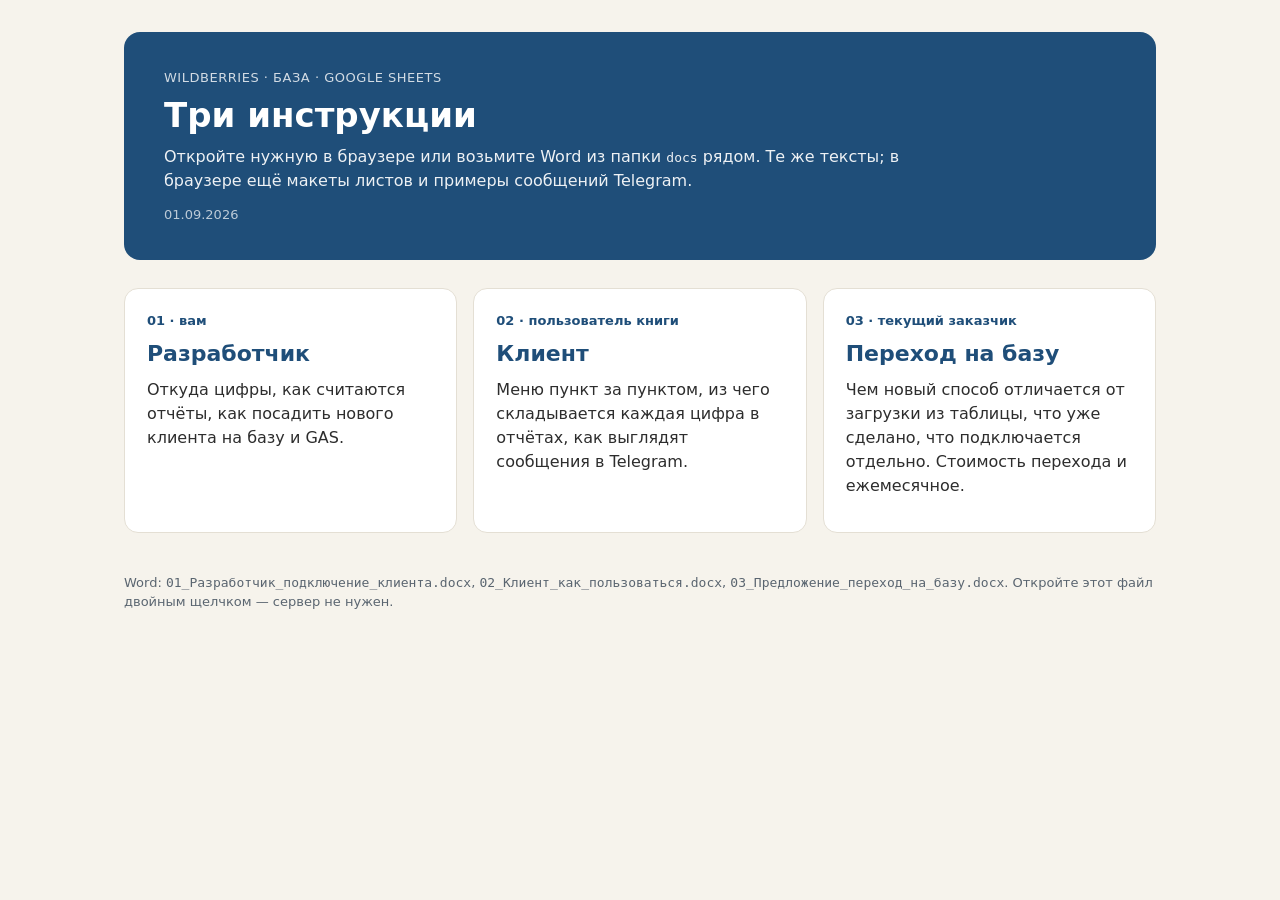
<file: docs/web/index.html>
<!DOCTYPE html>
<html lang="ru">
<head>
  <meta charset="utf-8">
  <meta name="viewport" content="width=device-width, initial-scale=1">
  <title>WB: инструкции</title>
  <link rel="stylesheet" href="styles.css">
</head>
<body>
  <div class="wrap">
    <div class="hero">
      <div class="kicker">Wildberries · база · Google Sheets</div>
      <h1>Три инструкции</h1>
      <p>Откройте нужную в браузере или возьмите Word из папки <code>docs</code> рядом. Те же тексты; в браузере ещё макеты листов и примеры сообщений Telegram.</p>
      <p class="doc-date">01.09.2026</p>
    </div>
    <div class="hub">
      <a href="razrabotchik.html">
        <div class="n">01 · вам</div>
        <h2>Разработчик</h2>
        <p>Откуда цифры, как считаются отчёты, как посадить нового клиента на базу и GAS.</p>
      </a>
      <a href="klient.html">
        <div class="n">02 · пользователь книги</div>
        <h2>Клиент</h2>
        <p>Меню пункт за пунктом, из чего складывается каждая цифра в отчётах, как выглядят сообщения в Telegram.</p>
      </a>
      <a href="predlozhenie.html">
        <div class="n">03 · текущий заказчик</div>
        <h2>Переход на базу</h2>
        <p>Чем новый способ отличается от загрузки из таблицы, что уже сделано, что подключается отдельно. Стоимость перехода и ежемесячное.</p>
      </a>
    </div>
    <footer>
      Word: <code>01_Разработчик_подключение_клиента.docx</code>,
      <code>02_Клиент_как_пользоваться.docx</code>,
      <code>03_Предложение_переход_на_базу.docx</code>.
      Откройте этот файл двойным щелчком — сервер не нужен.
    </footer>
  </div>
</body>
</html>
</file>
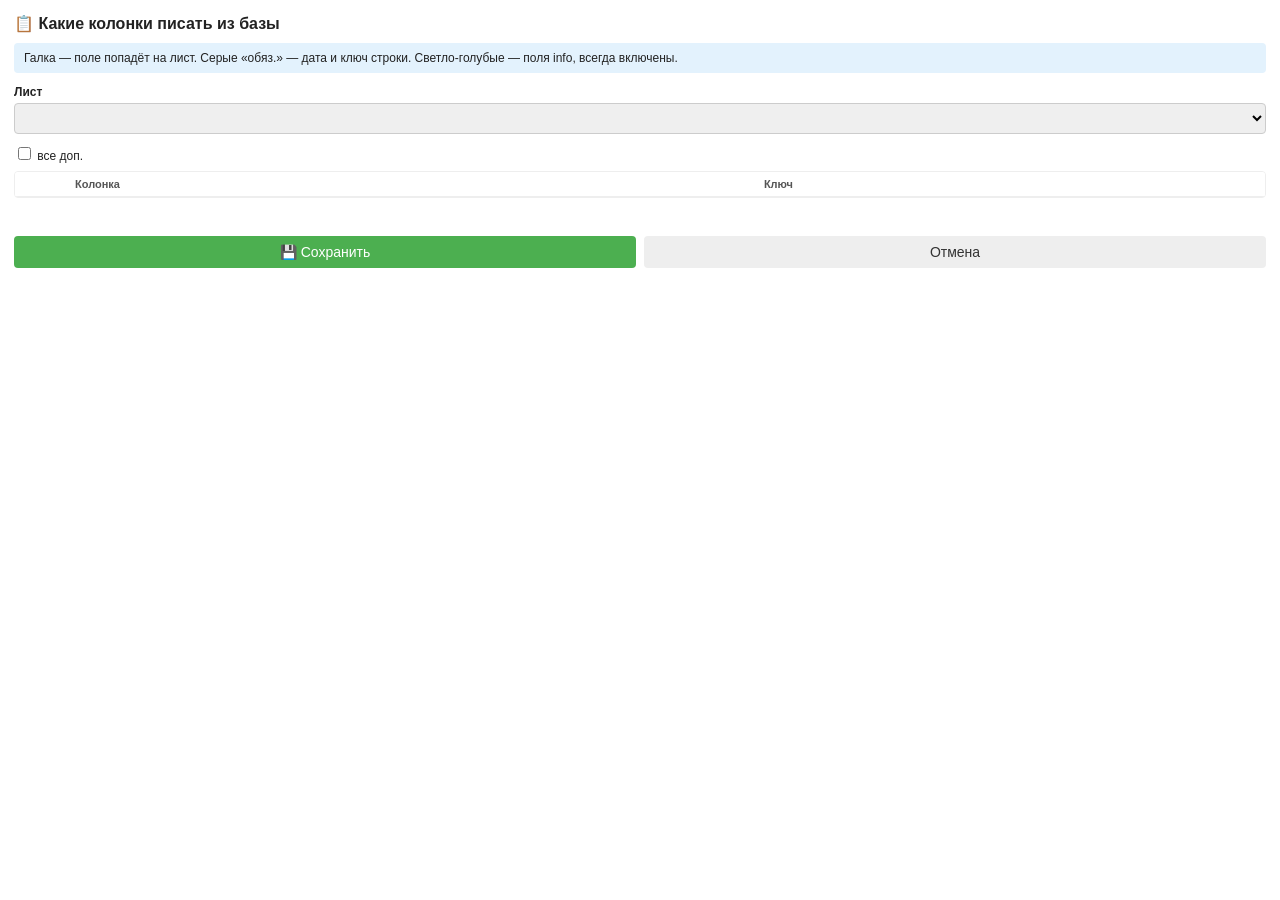
<file: gas main/column_settings.html>
<!DOCTYPE html>
<html>
<head>
  <base target="_top">
  <style>
    body { font-family: Arial, sans-serif; padding: 14px; margin: 0; color: #222; }
    h3 { margin: 0 0 10px; font-size: 16px; }
    .info { background: #e3f2fd; padding: 8px 10px; margin: 0 0 12px; border-radius: 4px; font-size: 12px; }
    label.sheet { display: block; margin: 0 0 4px; font-weight: bold; font-size: 12px; }
    select.sheet { width: 100%; padding: 6px; margin-bottom: 10px; border: 1px solid #ccc; border-radius: 4px; }
    .toolbar { display: flex; align-items: center; gap: 8px; margin: 0 0 8px; font-size: 12px; }
    .list { max-height: 390px; overflow: auto; border: 1px solid #eee; border-radius: 4px; }
    table { width: 100%; border-collapse: collapse; font-size: 13px; }
    th, td { padding: 6px 8px; border-bottom: 1px solid #eee; text-align: left; vertical-align: middle; }
    th { color: #555; font-weight: bold; font-size: 11px; position: sticky; top: 0; background: #fff; }
    td.ru { font-weight: bold; }
    td.key { color: #888; font-size: 11px; }
    .tag { color: #888; font-size: 11px; }
    input[type="checkbox"]:disabled { opacity: 0.85; }
    input.en.req { accent-color: #6b7280; }
    input.en.for-info {
      accent-color: #90caf9;
      opacity: 1;
      pointer-events: none;
    }
    .btns { margin-top: 14px; display: flex; gap: 8px; }
    button { background: #4CAF50; color: #fff; padding: 8px 16px; border: none; border-radius: 4px; cursor: pointer; font-size: 14px; flex: 1; }
    button:hover { background: #45a049; }
    button.ghost { background: #eee; color: #333; }
    button.ghost:hover { background: #ddd; }
    .err { color: #c62828; font-size: 12px; margin-top: 8px; min-height: 16px; }
  </style>
</head>
<body>
  <h3>📋 Какие колонки писать из базы</h3>
  <div class="info">Галка — поле попадёт на лист. Серые «обяз.» — дата и ключ строки. Светло-голубые — поля info, всегда включены.</div>
  <label class="sheet">Лист</label>
  <select class="sheet" id="sheet"></select>
  <div class="toolbar">
    <label><input type="checkbox" id="allExtra"> все доп.</label>
    <span class="tag" id="stat"></span>
  </div>
  <div class="list">
    <table>
      <thead>
        <tr>
          <th style="width:36px"></th>
          <th>Колонка</th>
          <th>Ключ</th>
        </tr>
      </thead>
      <tbody id="rows"></tbody>
    </table>
  </div>
  <div class="err" id="err"></div>
  <div class="btns">
    <button type="button" onclick="save()">💾 Сохранить</button>
    <button type="button" class="ghost" onclick="google.script.host.close()">Отмена</button>
  </div>
  <script>
    var DATA = { sheets: [] };
    var sheetIdx = 0;

    function currentSheet() {
      return DATA.sheets[sheetIdx] || { sheet: '', columns: [] };
    }

    function renderSelect() {
      var sel = document.getElementById('sheet');
      sel.innerHTML = '';
      for (var i = 0; i < DATA.sheets.length; i++) {
        var opt = document.createElement('option');
        opt.value = String(i);
        opt.textContent = DATA.sheets[i].sheet;
        if (i === sheetIdx) opt.selected = true;
        sel.appendChild(opt);
      }
    }

    function renderRows() {
      var sh = currentSheet();
      var tb = document.getElementById('rows');
      tb.innerHTML = '';
      var extraOn = 0;
      var extraN = 0;
      var cols = sh.columns || [];
      for (var i = 0; i < cols.length; i++) {
        var col = cols[i];
        var tr = document.createElement('tr');
        var locked = col.required || col.info;
        var checked = locked || col.enabled ? ' checked' : '';
        var cls = 'en' + (col.required ? ' req' : '') + (col.info ? ' for-info' : '');
        var disabled = col.required ? ' disabled' : '';
        var tag = col.required ? '<span class="tag">обяз.</span>' : '';
        tr.innerHTML =
          '<td><input type="checkbox" class="' + cls + '"' + checked + disabled + '></td>' +
          '<td class="ru"></td>' +
          '<td class="key"></td>';
        tr.querySelector('.ru').textContent = col.ru || col.key;
        tr.querySelector('.key').innerHTML = tag ? tag + ' ' : '';
        tr.querySelector('.key').appendChild(document.createTextNode(col.key || ''));
        tb.appendChild(tr);
        if (!locked) {
          extraN++;
          if (col.enabled) extraOn++;
        }
      }
      document.getElementById('allExtra').checked = extraN > 0 && extraOn === extraN;
      document.getElementById('stat').textContent = extraN ? (extraOn + ' из ' + extraN + ' доп.') : '';
    }

    function syncFromDom() {
      var sh = currentSheet();
      var boxes = document.querySelectorAll('#rows .en');
      var cols = sh.columns || [];
      for (var i = 0; i < cols.length && i < boxes.length; i++) {
        if (cols[i].required || cols[i].info) {
          cols[i].enabled = true;
          boxes[i].checked = true;
        } else {
          cols[i].enabled = boxes[i].checked;
        }
      }
    }

    document.getElementById('sheet').onchange = function () {
      syncFromDom();
      sheetIdx = Number(this.value) || 0;
      renderRows();
    };

    document.getElementById('allExtra').onchange = function () {
      var on = this.checked;
      var sh = currentSheet();
      var boxes = document.querySelectorAll('#rows .en');
      var cols = sh.columns || [];
      for (var i = 0; i < cols.length && i < boxes.length; i++) {
        if (cols[i].required || cols[i].info) continue;
        cols[i].enabled = on;
        boxes[i].checked = on;
      }
      var extraN = 0;
      var extraOn = 0;
      for (i = 0; i < cols.length; i++) {
        if (cols[i].required || cols[i].info) continue;
        extraN++;
        if (cols[i].enabled) extraOn++;
      }
      document.getElementById('stat').textContent = extraN ? (extraOn + ' из ' + extraN + ' доп.') : '';
    };

    document.getElementById('rows').onchange = function () {
      syncFromDom();
      var sh = currentSheet();
      var extraN = 0;
      var extraOn = 0;
      var cols = sh.columns || [];
      for (var i = 0; i < cols.length; i++) {
        if (cols[i].required || cols[i].info) continue;
        extraN++;
        if (cols[i].enabled) extraOn++;
      }
      document.getElementById('allExtra').checked = extraN > 0 && extraOn === extraN;
      document.getElementById('stat').textContent = extraN ? (extraOn + ' из ' + extraN + ' доп.') : '';
    };

    function save() {
      document.getElementById('err').textContent = '';
      syncFromDom();
      google.script.run
        .withSuccessHandler(function () { google.script.host.close(); })
        .withFailureHandler(function (e) { document.getElementById('err').textContent = e.message || String(e); })
        .saveColumnSettings(DATA);
    }

    var DATA = <?!= payload ?>;
    renderSelect();
    renderRows();
  </script>
</body>
</html>
</file>
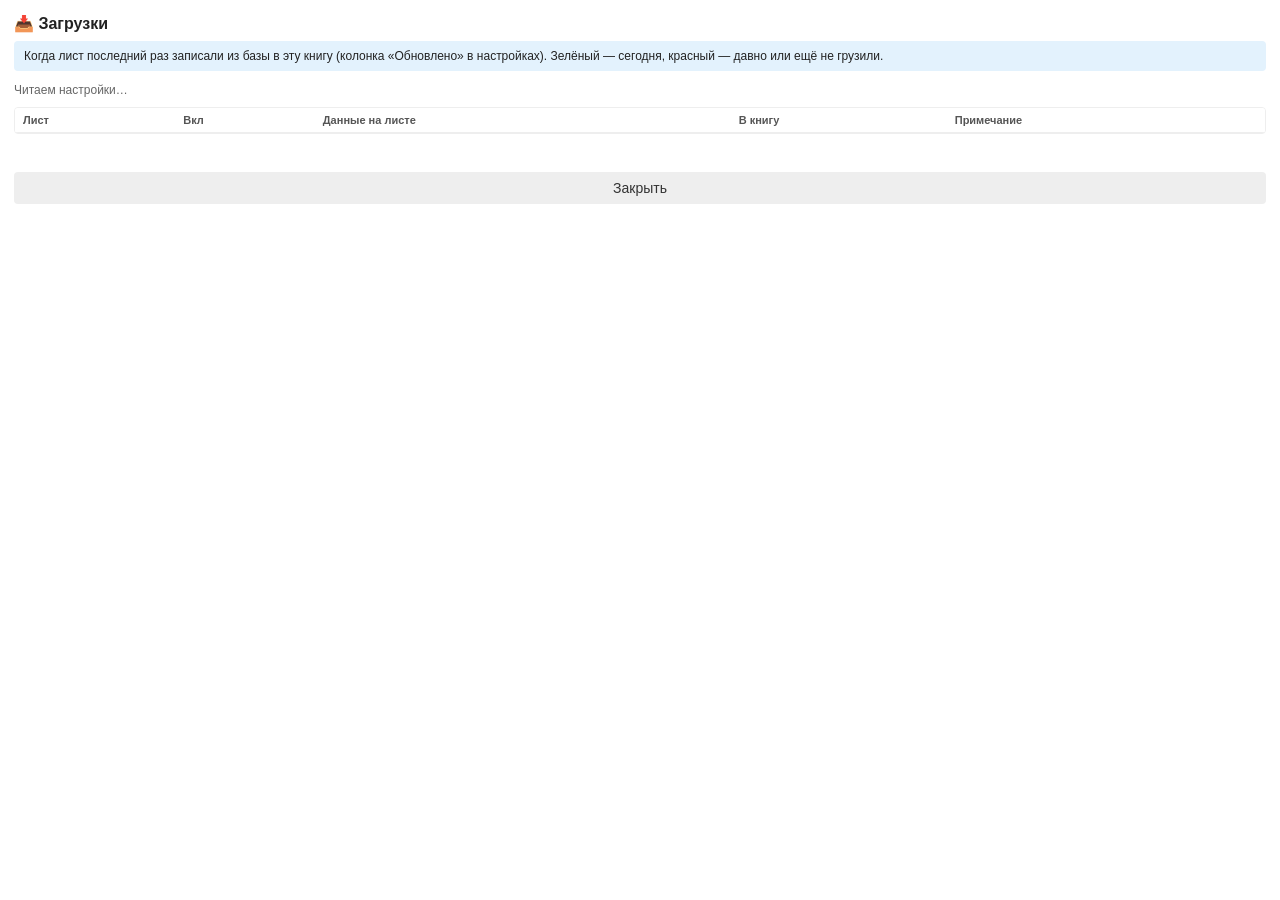
<file: gas main/info_loads.html>
<!DOCTYPE html>
<html>
<head>
  <base target="_top">
  <style>
    body { font-family: Arial, sans-serif; padding: 14px; margin: 0; color: #222; }
    h3 { margin: 0 0 8px; font-size: 16px; }
    .meta { color: #666; font-size: 12px; margin: 0 0 10px; }
    .info { background: #e3f2fd; padding: 8px 10px; margin: 0 0 12px; border-radius: 4px; font-size: 12px; }
    .list { max-height: 380px; overflow: auto; border: 1px solid #eee; border-radius: 4px; }
    table { width: 100%; border-collapse: collapse; font-size: 13px; }
    th, td { padding: 6px 8px; border-bottom: 1px solid #eee; text-align: left; vertical-align: middle; }
    th { color: #555; font-weight: bold; font-size: 11px; position: sticky; top: 0; background: #fff; }
    td.sheet { font-weight: bold; }
    td.muted { color: #888; font-size: 11px; }
    tr.ok td { background: #e7f3ea; }
    tr.bad td { background: #f8e6e4; }
    tr.off td { background: #f5f5f5; color: #888; }
    tr.locked td { background: #ececec; color: #999; }
    tr.locked td.sheet { color: #777; }
    .btns { margin-top: 14px; display: flex; gap: 8px; }
    button { background: #eee; color: #333; padding: 8px 16px; border: none; border-radius: 4px; cursor: pointer; font-size: 14px; flex: 1; }
    button:hover { background: #ddd; }
    .err { color: #c62828; font-size: 12px; margin-top: 8px; min-height: 16px; }
  </style>
</head>
<body>
  <h3>📥 Загрузки</h3>
  <div class="info">Когда лист последний раз записали из базы в эту книгу (колонка «Обновлено» в настройках). Зелёный — сегодня, красный — давно или ещё не грузили.</div>
  <div class="meta" id="meta">Читаем настройки…</div>
  <div class="list">
    <table>
      <thead>
        <tr>
          <th>Лист</th>
          <th>Вкл</th>
          <th>Данные на листе</th>
          <th>В книгу</th>
          <th>Примечание</th>
        </tr>
      </thead>
      <tbody id="rows"></tbody>
    </table>
  </div>
  <div class="err" id="err"></div>
  <div class="btns">
    <button type="button" onclick="google.script.host.close()">Закрыть</button>
  </div>
  <script>
    function render(data) {
      var loads = (data && data.loads) || [];
      var freshN = 0;
      var onN = 0;
      var i;
      for (i = 0; i < loads.length; i++) {
        if (loads[i].enabled) onN++;
        if (loads[i].fresh) freshN++;
      }
      document.getElementById('meta').textContent =
        'Кабинет ' + ((data && data.slug) || '—') +
        (data && data.updated ? ' · сейчас ' + data.updated : '') +
        ' · сегодня ' + freshN + '/' + onN;
      var tb = document.getElementById('rows');
      tb.innerHTML = '';
      if (!loads.length) {
        tb.innerHTML = '<tr><td colspan="5">Нет настроек загрузки</td></tr>';
        return;
      }
      for (i = 0; i < loads.length; i++) {
        var ld = loads[i];
        var tr = document.createElement('tr');
        tr.className = ld.locked ? 'locked' : (!ld.enabled ? 'off' : (ld.fresh ? 'ok' : 'bad'));
        tr.innerHTML =
          '<td class="sheet">' + esc(ld.sheet) + '</td>' +
          '<td>' + (ld.enabled ? 'да' : 'нет') + '</td>' +
          '<td>' + esc(ld.period) + '</td>' +
          '<td>' + esc(ld.loaded_at) + '</td>' +
          '<td class="muted">' + esc(ld.note) + '</td>';
        tb.appendChild(tr);
      }
    }

    function esc(v) {
      return String(v == null ? '' : v)
        .replace(/&/g, '&amp;')
        .replace(/</g, '&lt;')
        .replace(/>/g, '&gt;');
    }

    google.script.run
      .withSuccessHandler(render)
      .withFailureHandler(function (e) {
        document.getElementById('meta').textContent = '';
        document.getElementById('err').textContent = e.message || String(e);
      })
      .getInfoLoads();
  </script>
</body>
</html>
</file>
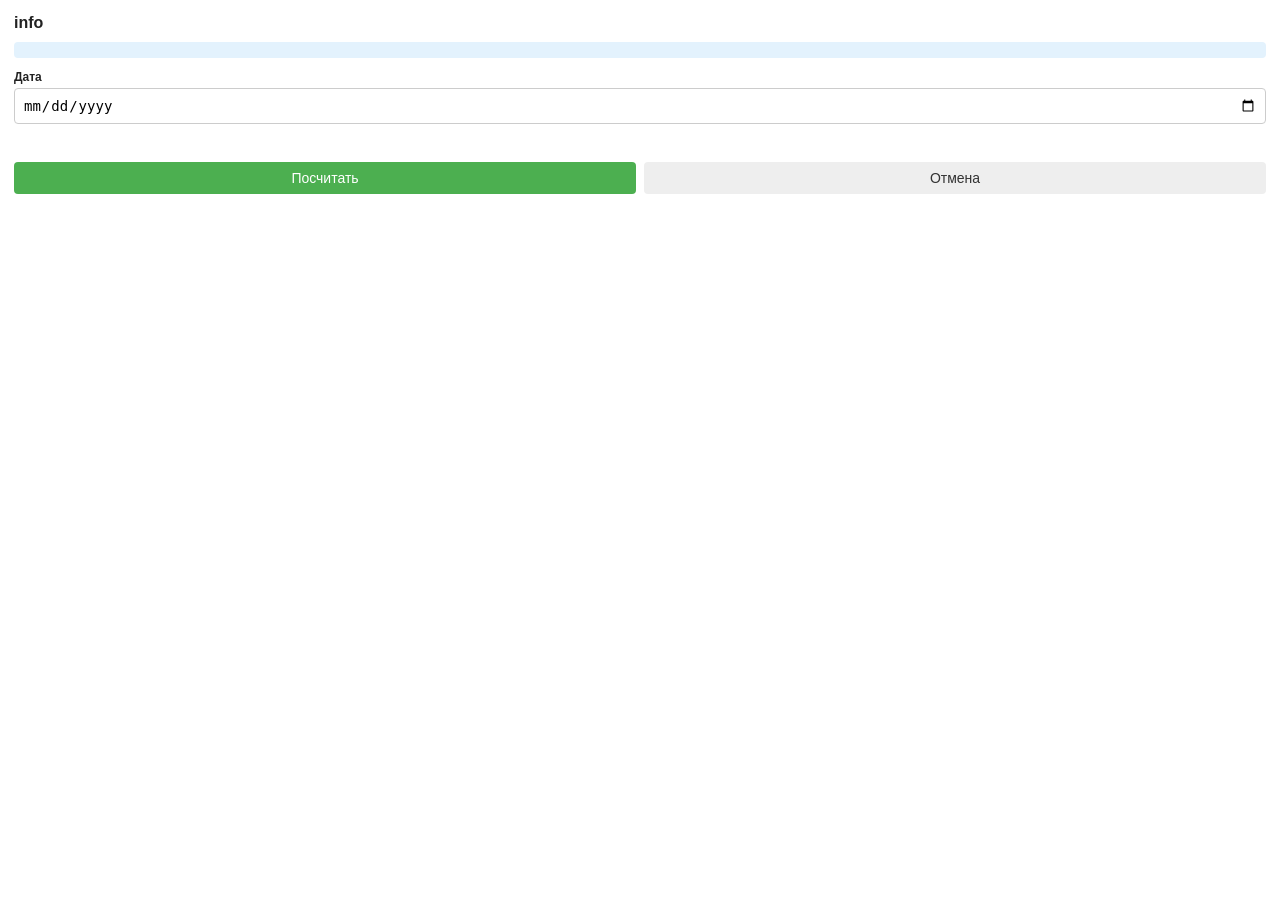
<file: gas main/info_pick.html>
<!DOCTYPE html>
<html>
<head>
  <base target="_top">
  <style>
    body { font-family: Arial, sans-serif; padding: 14px; margin: 0; color: #222; }
    h3 { margin: 0 0 10px; font-size: 16px; }
    .info { background: #e3f2fd; padding: 8px 10px; margin: 0 0 12px; border-radius: 4px; font-size: 12px; }
    label { display: block; margin: 0 0 4px; font-weight: bold; font-size: 12px; }
    input.day { width: 100%; box-sizing: border-box; padding: 8px; border: 1px solid #ccc; border-radius: 4px; font-size: 14px; }
    .btns { margin-top: 14px; display: flex; gap: 8px; }
    button { background: #4CAF50; color: #fff; padding: 8px 16px; border: none; border-radius: 4px; cursor: pointer; font-size: 14px; flex: 1; }
    button:hover { background: #45a049; }
    button:disabled { background: #9ccc9c; cursor: default; }
    button.ghost { background: #eee; color: #333; }
    button.ghost:hover { background: #ddd; }
    .err { color: #c62828; font-size: 12px; margin-top: 8px; min-height: 16px; }
  </style>
</head>
<body>
  <h3 id="title">info</h3>
  <div class="info" id="hint"></div>
  <label for="day">Дата</label>
  <input class="day" id="day" type="date">
  <div class="err" id="err"></div>
  <div class="btns">
    <button type="button" id="go" onclick="go()">Посчитать</button>
    <button type="button" class="ghost" onclick="google.script.host.close()">Отмена</button>
  </div>
  <script>
    var DATA = <?!= payload ?>;
    document.getElementById('title').textContent = DATA.title || 'info';
    document.getElementById('hint').textContent = DATA.hint || '';
    if (DATA.day) document.getElementById('day').value = DATA.day;

    function go() {
      var day = document.getElementById('day').value;
      var err = document.getElementById('err');
      var btn = document.getElementById('go');
      err.textContent = '';
      if (!day) {
        err.textContent = 'Выберите дату';
        return;
      }
      btn.disabled = true;
      btn.textContent = 'Считаем…';
      google.script.run
        .withSuccessHandler(function (res) {
          var sheet = (res && res.sheet) || 'info';
          var sec = res && res.ms != null ? (Number(res.ms) / 1000).toFixed(1) : '';
          document.body.innerHTML =
            '<h3>Выгрузка завершена</h3>' +
            '<div class="info">' + sheet + (sec ? ' · ' + sec + ' с' : '') + '</div>' +
            '<div class="btns"><button type="button" onclick="google.script.host.close()">ОК</button></div>';
        })
        .withFailureHandler(function (e) {
          btn.disabled = false;
          btn.textContent = 'Посчитать';
          err.textContent = e.message || String(e);
        })
        .runInfoForDate({ kind: DATA.kind, day: day });
    }
  </script>
</body>
</html>
</file>
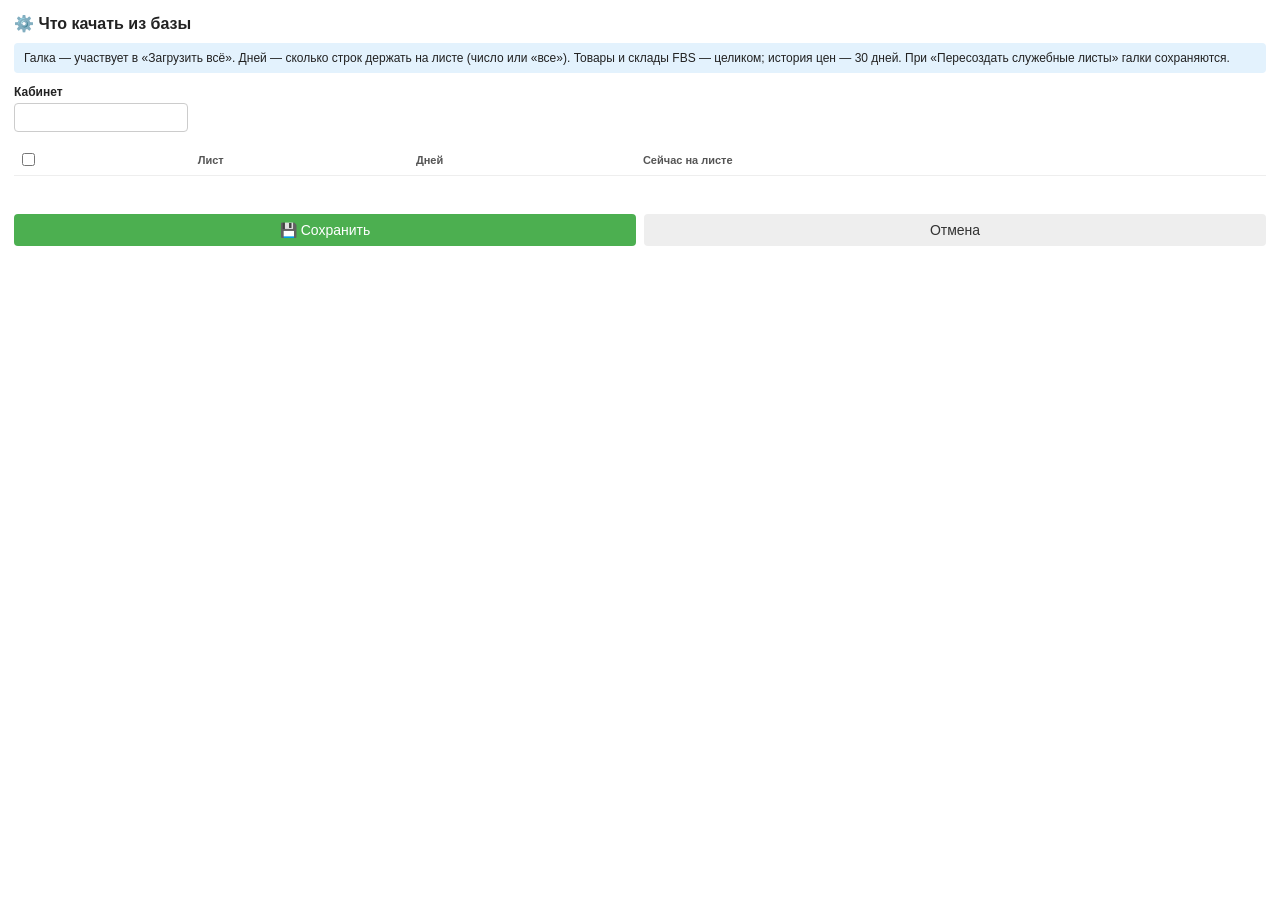
<file: gas main/load_settings.html>
<!DOCTYPE html>
<html>
<head>
  <base target="_top">
  <style>
    body { font-family: Arial, sans-serif; padding: 14px; margin: 0; color: #222; }
    h3 { margin: 0 0 10px; font-size: 16px; }
    .info { background: #e3f2fd; padding: 8px 10px; margin: 0 0 12px; border-radius: 4px; font-size: 12px; }
    label.cab { display: block; margin: 0 0 4px; font-weight: bold; font-size: 12px; }
    input.cab { width: 160px; padding: 6px; margin-bottom: 12px; border: 1px solid #ccc; border-radius: 4px; }
    table { width: 100%; border-collapse: collapse; font-size: 13px; }
    th, td { padding: 6px 4px; border-bottom: 1px solid #eee; text-align: left; vertical-align: middle; }
    th { color: #555; font-weight: bold; font-size: 11px; }
    td.sheet { font-weight: bold; }
    td.meta { color: #888; font-size: 11px; }
    input.days { width: 64px; padding: 4px 6px; border: 1px solid #ccc; border-radius: 4px; }
    input.days:disabled { background: #f5f5f5; color: #888; }
    .btns { margin-top: 14px; display: flex; gap: 8px; }
    button { background: #4CAF50; color: #fff; padding: 8px 16px; border: none; border-radius: 4px; cursor: pointer; font-size: 14px; flex: 1; }
    button:hover { background: #45a049; }
    button.ghost { background: #eee; color: #333; }
    button.ghost:hover { background: #ddd; }
    .err { color: #c62828; font-size: 12px; margin-top: 8px; min-height: 16px; }
  </style>
</head>
<body>
  <h3>⚙️ Что качать из базы</h3>
  <div class="info">Галка — участвует в «Загрузить всё». Дней — сколько строк держать на листе (число или «все»). Товары и склады FBS — целиком; история цен — 30 дней. При «Пересоздать служебные листы» галки сохраняются.</div>
  <label class="cab">Кабинет</label>
  <input class="cab" id="slug" type="text">
  <table>
    <thead>
      <tr>
        <th><input type="checkbox" id="all" title="Все"></th>
        <th>Лист</th>
        <th>Дней</th>
        <th>Сейчас на листе</th>
      </tr>
    </thead>
    <tbody id="rows"></tbody>
  </table>
  <div class="err" id="err"></div>
  <div class="btns">
    <button type="button" onclick="save()">💾 Сохранить</button>
    <button type="button" class="ghost" onclick="google.script.host.close()">Отмена</button>
  </div>
  <script>
    var DATA = { slug: 'main', rows: [] };

    function render(data) {
      DATA = data || DATA;
      document.getElementById('slug').value = DATA.slug || 'main';
      var tb = document.getElementById('rows');
      tb.innerHTML = '';
      var on = 0;
      for (var i = 0; i < DATA.rows.length; i++) {
        var r = DATA.rows[i];
        if (r.enabled) on++;
        var tr = document.createElement('tr');
        tr.innerHTML =
          '<td><input type="checkbox" class="en"' + (r.enabled ? ' checked' : '') + '></td>' +
          '<td class="sheet"></td>' +
          '<td><input class="days" ' + (r.daysLocked ? 'disabled' : '') + '></td>' +
          '<td class="meta"></td>';
        tr.querySelector('.sheet').textContent = r.sheet;
        var days = tr.querySelector('.days');
        days.value = r.daysLocked ? 'все' : (r.days || '');
        var meta = [];
        if (r.period) meta.push(r.period);
        if (r.updated) meta.push(r.updated);
        tr.querySelector('.meta').textContent = meta.join(' · ');
        tb.appendChild(tr);
      }
      document.getElementById('all').checked = on === DATA.rows.length && DATA.rows.length > 0;
    }

    document.getElementById('all').onchange = function () {
      var on = this.checked;
      var boxes = document.querySelectorAll('.en');
      for (var i = 0; i < boxes.length; i++) boxes[i].checked = on;
    };

    function save() {
      document.getElementById('err').textContent = '';
      var boxes = document.querySelectorAll('.en');
      var days = document.querySelectorAll('.days');
      var rows = [];
      for (var i = 0; i < DATA.rows.length; i++) {
        rows.push({
          sheet: DATA.rows[i].sheet,
          enabled: boxes[i].checked,
          days: DATA.rows[i].daysLocked ? 'все' : String(days[i].value || '').trim()
        });
      }
      google.script.run
        .withSuccessHandler(function () { google.script.host.close(); })
        .withFailureHandler(function (e) { document.getElementById('err').textContent = e.message || String(e); })
        .saveLoadSettings({ slug: document.getElementById('slug').value, rows: rows });
    }

    var DATA = <?!= payload ?>;
    render(DATA);
  </script>
</body>
</html>
</file>
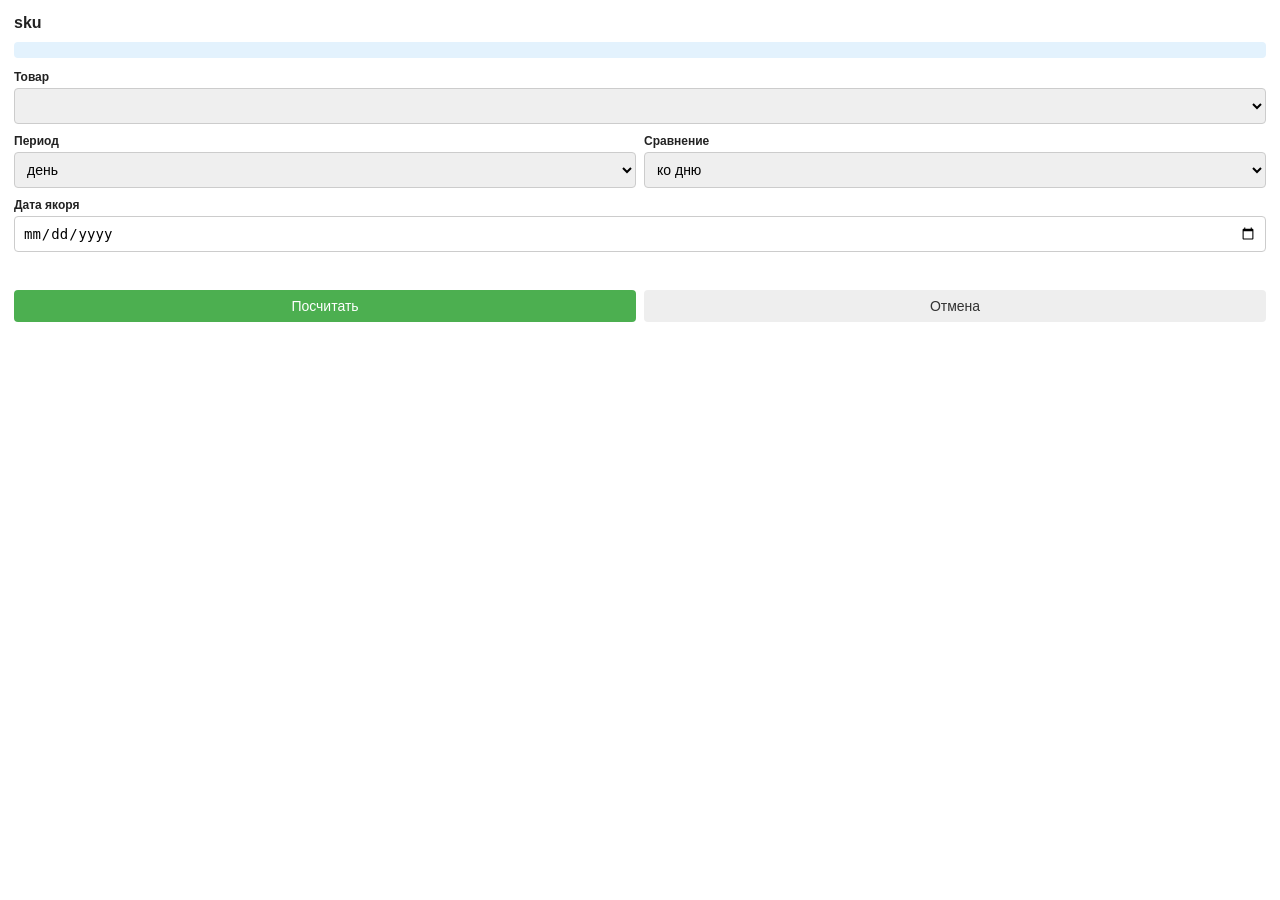
<file: gas main/sku_pick.html>
<!DOCTYPE html>
<html>
<head>
  <base target="_top">
  <style>
    body { font-family: Arial, sans-serif; padding: 14px; margin: 0; color: #222; }
    h3 { margin: 0 0 10px; font-size: 16px; }
    .info { background: #e3f2fd; padding: 8px 10px; margin: 0 0 12px; border-radius: 4px; font-size: 12px; }
    label { display: block; margin: 10px 0 4px; font-weight: bold; font-size: 12px; }
    input, select { width: 100%; box-sizing: border-box; padding: 8px; border: 1px solid #ccc; border-radius: 4px; font-size: 14px; }
    .row { display: flex; gap: 8px; }
    .row > div { flex: 1; }
    .btns { margin-top: 14px; display: flex; gap: 8px; }
    button { background: #4CAF50; color: #fff; padding: 8px 16px; border: none; border-radius: 4px; cursor: pointer; font-size: 14px; flex: 1; }
    button:hover { background: #45a049; }
    button:disabled { background: #9ccc9c; cursor: default; }
    button.ghost { background: #eee; color: #333; }
    button.ghost:hover { background: #ddd; }
    .err { color: #c62828; font-size: 12px; margin-top: 8px; min-height: 16px; }
  </style>
</head>
<body>
  <h3 id="title">sku</h3>
  <div class="info" id="hint"></div>
  <div id="skuWrap">
    <label for="sku">Товар</label>
    <select id="sku"></select>
  </div>
  <div class="row">
    <div>
      <label for="grain">Период</label>
      <select id="grain">
        <option value="day">день</option>
        <option value="week">неделя</option>
        <option value="month">месяц</option>
      </select>
    </div>
    <div>
      <label for="compare">Сравнение</label>
      <select id="compare">
        <option value="day">ко дню</option>
        <option value="week">к неделе</option>
        <option value="month">к месяцу</option>
      </select>
    </div>
  </div>
  <label for="day">Дата якоря</label>
  <input class="day" id="day" type="date">
  <div class="err" id="err"></div>
  <div class="btns">
    <button type="button" id="go" onclick="go()">Посчитать</button>
    <button type="button" class="ghost" onclick="google.script.host.close()">Отмена</button>
  </div>
  <script>
    var DATA = <?!= payload ?>;
    document.getElementById('title').textContent = DATA.title || 'sku';
    document.getElementById('hint').textContent = DATA.hint || '';
    if (DATA.day) document.getElementById('day').value = DATA.day;
    if (DATA.grain) document.getElementById('grain').value = DATA.grain;
    if (DATA.compare) document.getElementById('compare').value = DATA.compare;
    if (DATA.kind === 'all') document.getElementById('skuWrap').style.display = 'none';

    var list = DATA.skus || [];
    var sel = document.getElementById('sku');
    var i;
    for (i = 0; i < list.length; i++) {
      var o = document.createElement('option');
      o.value = list[i].nm_id;
      o.textContent = (list[i].sa_name || list[i].nm_id) + ' — ' + (list[i].title || '');
      if (DATA.nm_id && DATA.nm_id === list[i].nm_id) o.selected = true;
      sel.appendChild(o);
    }

    function syncCompare() {
      var g = document.getElementById('grain').value;
      var c = document.getElementById('compare');
      var opts = c.options;
      var i;
      for (i = 0; i < opts.length; i++) {
        if (g === 'day') opts[i].disabled = false;
        else if (g === 'week') opts[i].disabled = opts[i].value === 'day';
        else opts[i].disabled = opts[i].value !== 'month';
      }
      if (c.options[c.selectedIndex].disabled) {
        c.value = g === 'month' ? 'month' : 'week';
      }
    }
    document.getElementById('grain').onchange = syncCompare;
    syncCompare();

    function go() {
      var err = document.getElementById('err');
      var btn = document.getElementById('go');
      err.textContent = '';
      var day = document.getElementById('day').value;
      if (!day) {
        err.textContent = 'Выберите дату';
        return;
      }
      var body = {
        kind: DATA.kind || 'card',
        day: day,
        grain: document.getElementById('grain').value,
        compare: document.getElementById('compare').value,
        nm_id: document.getElementById('sku').value
      };
      if (body.kind !== 'all' && !body.nm_id) {
        err.textContent = 'Выберите товар';
        return;
      }
      btn.disabled = true;
      btn.textContent = 'Считаем…';
      google.script.run
        .withSuccessHandler(function (res) {
          var sheet = (res && res.sheet) || 'sku';
          var sec = res && res.ms != null ? (Number(res.ms) / 1000).toFixed(1) : '';
          var extra = res && res.n != null ? ' · ' + res.n + ' стр.' : '';
          document.body.innerHTML =
            '<h3>Выгрузка завершена</h3>' +
            '<div class="info">' + sheet + extra + (sec ? ' · ' + sec + ' с' : '') + '</div>' +
            '<div class="btns"><button type="button" onclick="google.script.host.close()">ОК</button></div>';
        })
        .withFailureHandler(function (e) {
          btn.disabled = false;
          btn.textContent = 'Посчитать';
          err.textContent = e.message || String(e);
        })
        .runSkuForPick(body);
    }
  </script>
</body>
</html>
</file>
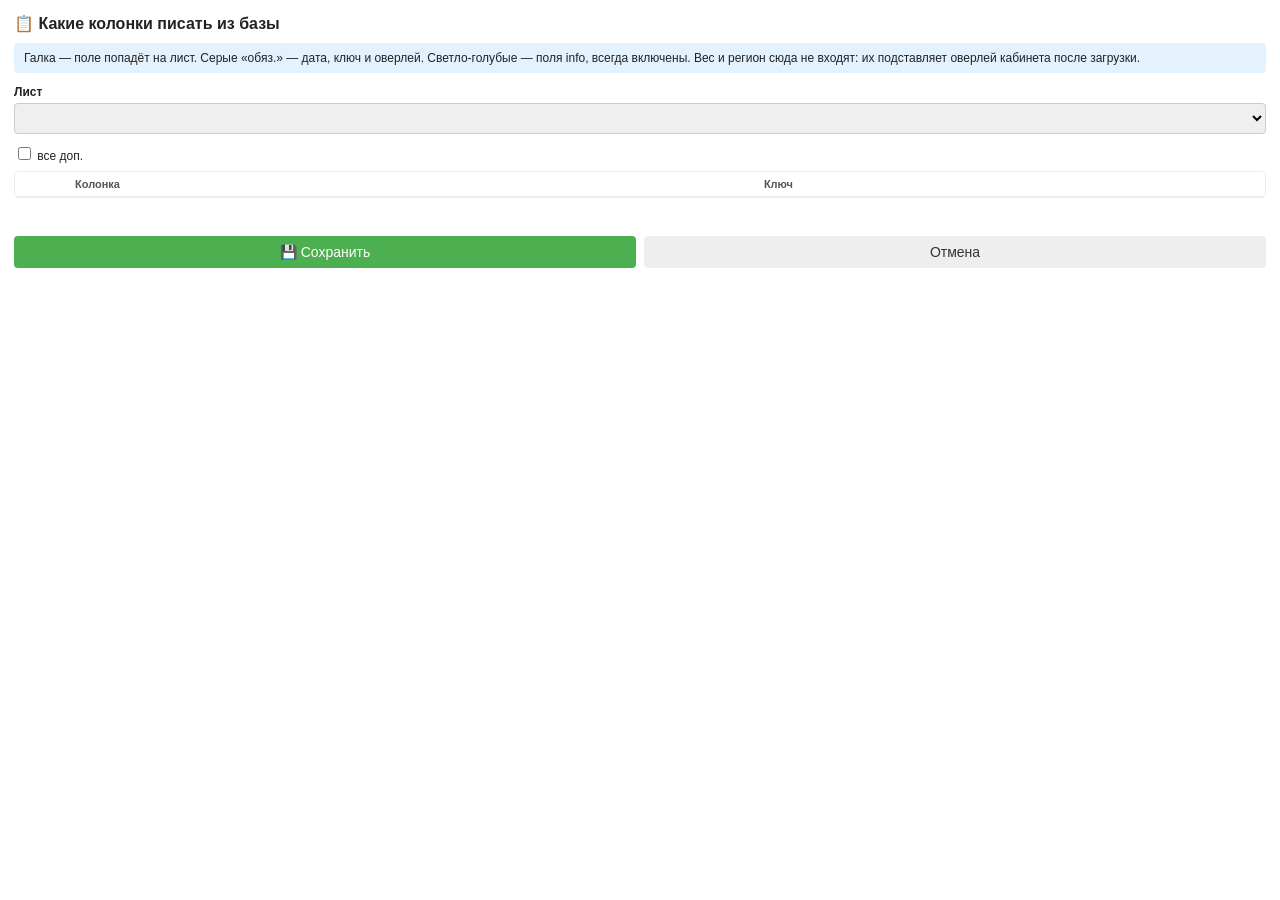
<file: gas/column_settings.html>
<!DOCTYPE html>
<html>
<head>
  <base target="_top">
  <style>
    body { font-family: Arial, sans-serif; padding: 14px; margin: 0; color: #222; }
    h3 { margin: 0 0 10px; font-size: 16px; }
    .info { background: #e3f2fd; padding: 8px 10px; margin: 0 0 12px; border-radius: 4px; font-size: 12px; }
    label.sheet { display: block; margin: 0 0 4px; font-weight: bold; font-size: 12px; }
    select.sheet { width: 100%; padding: 6px; margin-bottom: 10px; border: 1px solid #ccc; border-radius: 4px; }
    .toolbar { display: flex; align-items: center; gap: 8px; margin: 0 0 8px; font-size: 12px; }
    .list { max-height: 390px; overflow: auto; border: 1px solid #eee; border-radius: 4px; }
    table { width: 100%; border-collapse: collapse; font-size: 13px; }
    th, td { padding: 6px 8px; border-bottom: 1px solid #eee; text-align: left; vertical-align: middle; }
    th { color: #555; font-weight: bold; font-size: 11px; position: sticky; top: 0; background: #fff; }
    td.ru { font-weight: bold; }
    td.key { color: #888; font-size: 11px; }
    .tag { color: #888; font-size: 11px; }
    input[type="checkbox"]:disabled { opacity: 0.85; }
    input.en.req { accent-color: #6b7280; }
    input.en.for-info {
      accent-color: #90caf9;
      opacity: 1;
      pointer-events: none;
    }
    .btns { margin-top: 14px; display: flex; gap: 8px; }
    button { background: #4CAF50; color: #fff; padding: 8px 16px; border: none; border-radius: 4px; cursor: pointer; font-size: 14px; flex: 1; }
    button:hover { background: #45a049; }
    button.ghost { background: #eee; color: #333; }
    button.ghost:hover { background: #ddd; }
    .err { color: #c62828; font-size: 12px; margin-top: 8px; min-height: 16px; }
  </style>
</head>
<body>
  <h3>📋 Какие колонки писать из базы</h3>
  <div class="info">Галка — поле попадёт на лист. Серые «обяз.» — дата, ключ и оверлей. Светло-голубые — поля info, всегда включены. Вес и регион сюда не входят: их подставляет оверлей кабинета после загрузки.</div>
  <label class="sheet">Лист</label>
  <select class="sheet" id="sheet"></select>
  <div class="toolbar">
    <label><input type="checkbox" id="allExtra"> все доп.</label>
    <span class="tag" id="stat"></span>
  </div>
  <div class="list">
    <table>
      <thead>
        <tr>
          <th style="width:36px"></th>
          <th>Колонка</th>
          <th>Ключ</th>
        </tr>
      </thead>
      <tbody id="rows"></tbody>
    </table>
  </div>
  <div class="err" id="err"></div>
  <div class="btns">
    <button type="button" onclick="save()">💾 Сохранить</button>
    <button type="button" class="ghost" onclick="google.script.host.close()">Отмена</button>
  </div>
  <script>
    var DATA = { sheets: [] };
    var sheetIdx = 0;

    function currentSheet() {
      return DATA.sheets[sheetIdx] || { sheet: '', columns: [] };
    }

    function renderSelect() {
      var sel = document.getElementById('sheet');
      sel.innerHTML = '';
      for (var i = 0; i < DATA.sheets.length; i++) {
        var opt = document.createElement('option');
        opt.value = String(i);
        opt.textContent = DATA.sheets[i].sheet;
        if (i === sheetIdx) opt.selected = true;
        sel.appendChild(opt);
      }
    }

    function renderRows() {
      var sh = currentSheet();
      var tb = document.getElementById('rows');
      tb.innerHTML = '';
      var extraOn = 0;
      var extraN = 0;
      var cols = sh.columns || [];
      for (var i = 0; i < cols.length; i++) {
        var col = cols[i];
        var tr = document.createElement('tr');
        var locked = col.required || col.info;
        var checked = locked || col.enabled ? ' checked' : '';
        var cls = 'en' + (col.required ? ' req' : '') + (col.info ? ' for-info' : '');
        var disabled = col.required ? ' disabled' : '';
        var tag = col.required ? '<span class="tag">обяз.</span>' : '';
        tr.innerHTML =
          '<td><input type="checkbox" class="' + cls + '"' + checked + disabled + '></td>' +
          '<td class="ru"></td>' +
          '<td class="key"></td>';
        tr.querySelector('.ru').textContent = col.ru || col.key;
        tr.querySelector('.key').innerHTML = tag ? tag + ' ' : '';
        tr.querySelector('.key').appendChild(document.createTextNode(col.key || ''));
        tb.appendChild(tr);
        if (!locked) {
          extraN++;
          if (col.enabled) extraOn++;
        }
      }
      document.getElementById('allExtra').checked = extraN > 0 && extraOn === extraN;
      document.getElementById('stat').textContent = extraN ? (extraOn + ' из ' + extraN + ' доп.') : '';
    }

    function syncFromDom() {
      var sh = currentSheet();
      var boxes = document.querySelectorAll('#rows .en');
      var cols = sh.columns || [];
      for (var i = 0; i < cols.length && i < boxes.length; i++) {
        if (cols[i].required || cols[i].info) {
          cols[i].enabled = true;
          boxes[i].checked = true;
        } else {
          cols[i].enabled = boxes[i].checked;
        }
      }
    }

    document.getElementById('sheet').onchange = function () {
      syncFromDom();
      sheetIdx = Number(this.value) || 0;
      renderRows();
    };

    document.getElementById('allExtra').onchange = function () {
      var on = this.checked;
      var sh = currentSheet();
      var boxes = document.querySelectorAll('#rows .en');
      var cols = sh.columns || [];
      for (var i = 0; i < cols.length && i < boxes.length; i++) {
        if (cols[i].required || cols[i].info) continue;
        cols[i].enabled = on;
        boxes[i].checked = on;
      }
      var extraN = 0;
      var extraOn = 0;
      for (i = 0; i < cols.length; i++) {
        if (cols[i].required || cols[i].info) continue;
        extraN++;
        if (cols[i].enabled) extraOn++;
      }
      document.getElementById('stat').textContent = extraN ? (extraOn + ' из ' + extraN + ' доп.') : '';
    };

    document.getElementById('rows').onchange = function () {
      syncFromDom();
      var sh = currentSheet();
      var extraN = 0;
      var extraOn = 0;
      var cols = sh.columns || [];
      for (var i = 0; i < cols.length; i++) {
        if (cols[i].required || cols[i].info) continue;
        extraN++;
        if (cols[i].enabled) extraOn++;
      }
      document.getElementById('allExtra').checked = extraN > 0 && extraOn === extraN;
      document.getElementById('stat').textContent = extraN ? (extraOn + ' из ' + extraN + ' доп.') : '';
    };

    function save() {
      document.getElementById('err').textContent = '';
      syncFromDom();
      google.script.run
        .withSuccessHandler(function () { google.script.host.close(); })
        .withFailureHandler(function (e) { document.getElementById('err').textContent = e.message || String(e); })
        .saveColumnSettings(DATA);
    }

    var DATA = <?!= payload ?>;
    renderSelect();
    renderRows();
  </script>
</body>
</html>
</file>
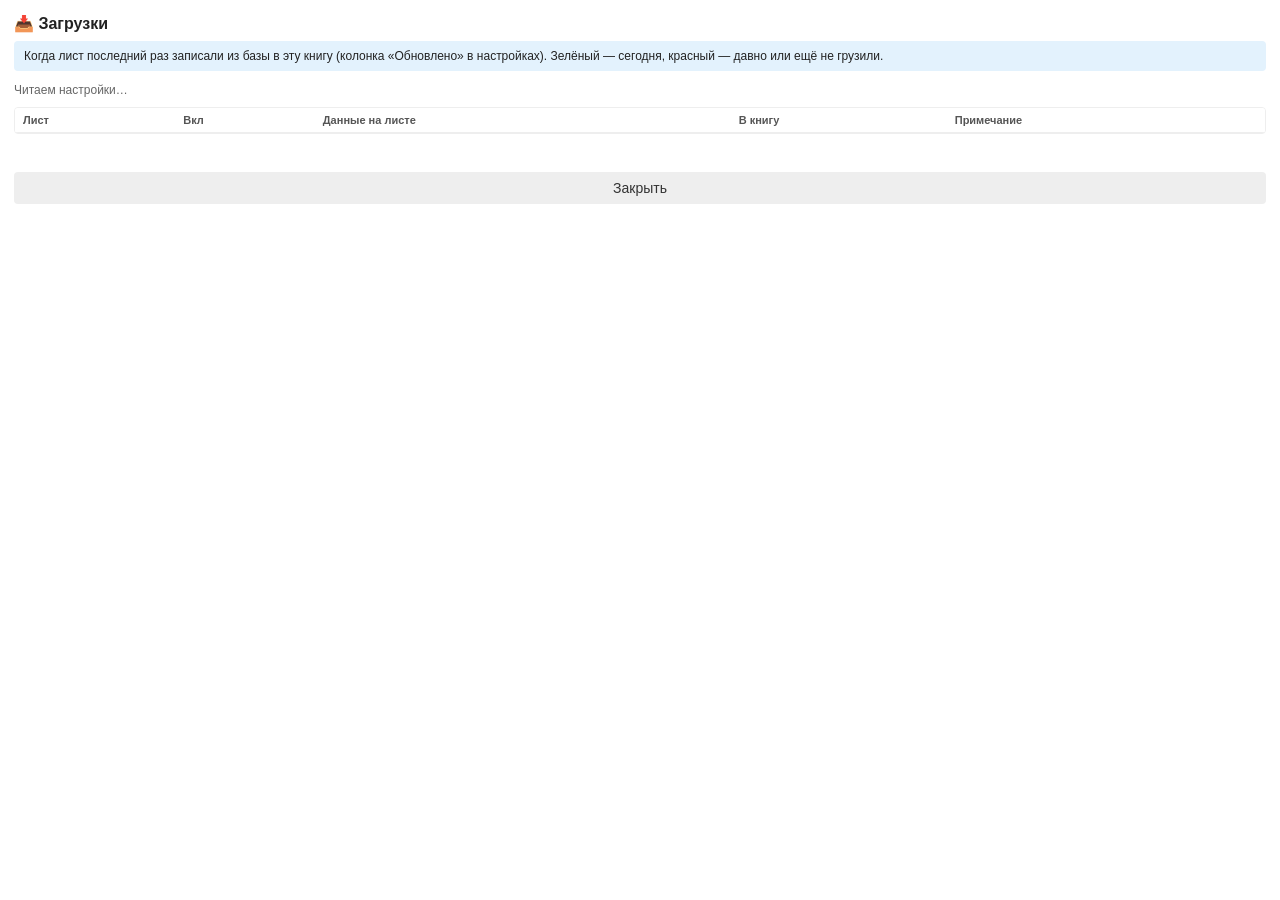
<file: gas/info_loads.html>
<!DOCTYPE html>
<html>
<head>
  <base target="_top">
  <style>
    body { font-family: Arial, sans-serif; padding: 14px; margin: 0; color: #222; }
    h3 { margin: 0 0 8px; font-size: 16px; }
    .meta { color: #666; font-size: 12px; margin: 0 0 10px; }
    .info { background: #e3f2fd; padding: 8px 10px; margin: 0 0 12px; border-radius: 4px; font-size: 12px; }
    .list { max-height: 380px; overflow: auto; border: 1px solid #eee; border-radius: 4px; }
    table { width: 100%; border-collapse: collapse; font-size: 13px; }
    th, td { padding: 6px 8px; border-bottom: 1px solid #eee; text-align: left; vertical-align: middle; }
    th { color: #555; font-weight: bold; font-size: 11px; position: sticky; top: 0; background: #fff; }
    td.sheet { font-weight: bold; }
    td.muted { color: #888; font-size: 11px; }
    tr.ok td { background: #e7f3ea; }
    tr.bad td { background: #f8e6e4; }
    tr.off td { background: #f5f5f5; color: #888; }
    .btns { margin-top: 14px; display: flex; gap: 8px; }
    button { background: #eee; color: #333; padding: 8px 16px; border: none; border-radius: 4px; cursor: pointer; font-size: 14px; flex: 1; }
    button:hover { background: #ddd; }
    .err { color: #c62828; font-size: 12px; margin-top: 8px; min-height: 16px; }
  </style>
</head>
<body>
  <h3>📥 Загрузки</h3>
  <div class="info">Когда лист последний раз записали из базы в эту книгу (колонка «Обновлено» в настройках). Зелёный — сегодня, красный — давно или ещё не грузили.</div>
  <div class="meta" id="meta">Читаем настройки…</div>
  <div class="list">
    <table>
      <thead>
        <tr>
          <th>Лист</th>
          <th>Вкл</th>
          <th>Данные на листе</th>
          <th>В книгу</th>
          <th>Примечание</th>
        </tr>
      </thead>
      <tbody id="rows"></tbody>
    </table>
  </div>
  <div class="err" id="err"></div>
  <div class="btns">
    <button type="button" onclick="google.script.host.close()">Закрыть</button>
  </div>
  <script>
    function render(data) {
      var loads = (data && data.loads) || [];
      var freshN = 0;
      var onN = 0;
      var i;
      for (i = 0; i < loads.length; i++) {
        if (loads[i].enabled) onN++;
        if (loads[i].fresh) freshN++;
      }
      document.getElementById('meta').textContent =
        'Кабинет ' + ((data && data.slug) || '—') +
        (data && data.updated ? ' · сейчас ' + data.updated : '') +
        ' · сегодня ' + freshN + '/' + onN;
      var tb = document.getElementById('rows');
      tb.innerHTML = '';
      if (!loads.length) {
        tb.innerHTML = '<tr><td colspan="5">Нет настроек загрузки</td></tr>';
        return;
      }
      for (i = 0; i < loads.length; i++) {
        var ld = loads[i];
        var tr = document.createElement('tr');
        tr.className = !ld.enabled ? 'off' : (ld.fresh ? 'ok' : 'bad');
        tr.innerHTML =
          '<td class="sheet">' + esc(ld.sheet) + '</td>' +
          '<td>' + (ld.enabled ? 'да' : 'нет') + '</td>' +
          '<td>' + esc(ld.period) + '</td>' +
          '<td>' + esc(ld.loaded_at) + '</td>' +
          '<td class="muted">' + esc(ld.note) + '</td>';
        tb.appendChild(tr);
      }
    }

    function esc(v) {
      return String(v == null ? '' : v)
        .replace(/&/g, '&amp;')
        .replace(/</g, '&lt;')
        .replace(/>/g, '&gt;');
    }

    google.script.run
      .withSuccessHandler(render)
      .withFailureHandler(function (e) {
        document.getElementById('meta').textContent = '';
        document.getElementById('err').textContent = e.message || String(e);
      })
      .getInfoLoads();
  </script>
</body>
</html>
</file>
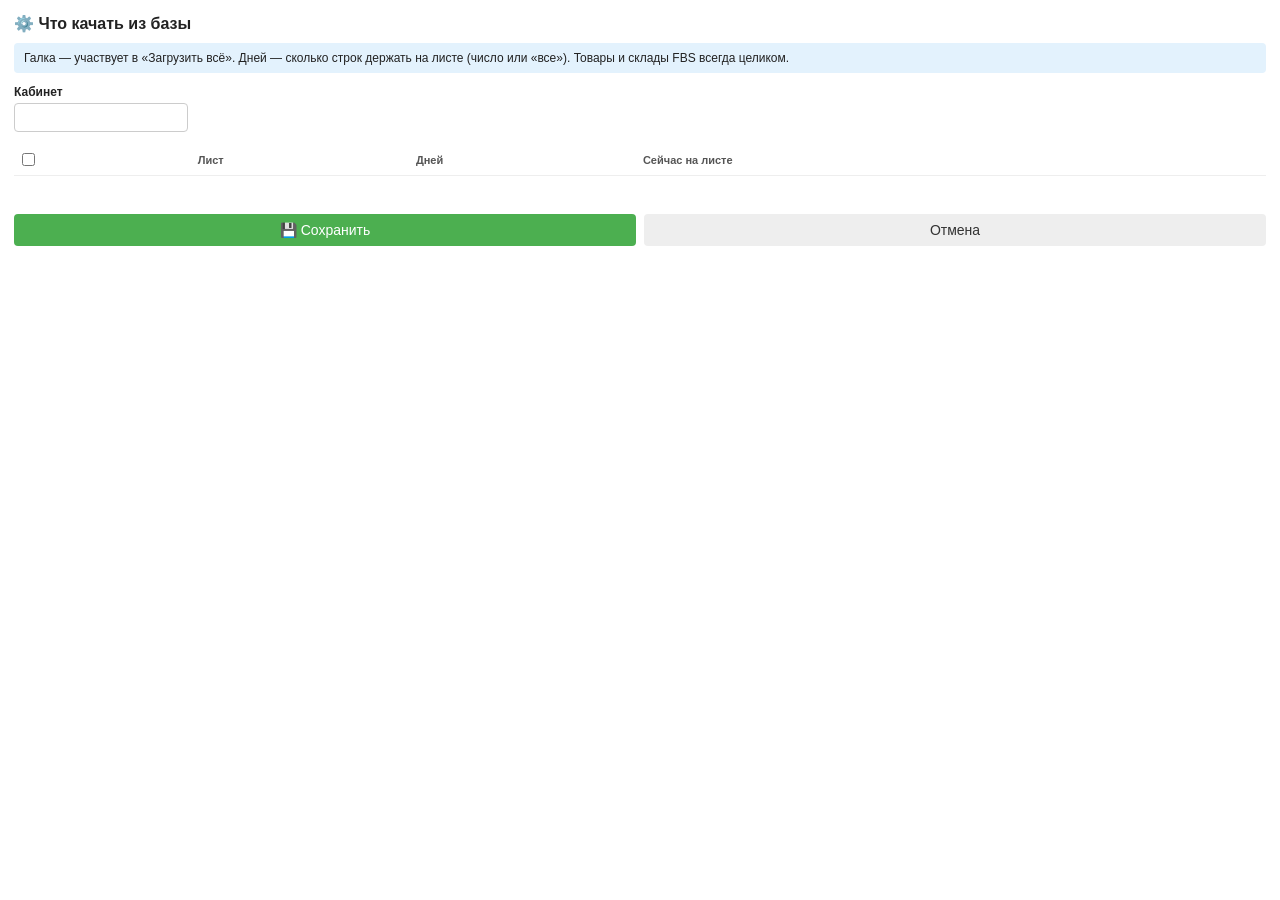
<file: gas/load_settings.html>
<!DOCTYPE html>
<html>
<head>
  <base target="_top">
  <style>
    body { font-family: Arial, sans-serif; padding: 14px; margin: 0; color: #222; }
    h3 { margin: 0 0 10px; font-size: 16px; }
    .info { background: #e3f2fd; padding: 8px 10px; margin: 0 0 12px; border-radius: 4px; font-size: 12px; }
    label.cab { display: block; margin: 0 0 4px; font-weight: bold; font-size: 12px; }
    input.cab { width: 160px; padding: 6px; margin-bottom: 12px; border: 1px solid #ccc; border-radius: 4px; }
    table { width: 100%; border-collapse: collapse; font-size: 13px; }
    th, td { padding: 6px 4px; border-bottom: 1px solid #eee; text-align: left; vertical-align: middle; }
    th { color: #555; font-weight: bold; font-size: 11px; }
    td.sheet { font-weight: bold; }
    td.meta { color: #888; font-size: 11px; }
    input.days { width: 64px; padding: 4px 6px; border: 1px solid #ccc; border-radius: 4px; }
    input.days:disabled { background: #f5f5f5; color: #888; }
    .btns { margin-top: 14px; display: flex; gap: 8px; }
    button { background: #4CAF50; color: #fff; padding: 8px 16px; border: none; border-radius: 4px; cursor: pointer; font-size: 14px; flex: 1; }
    button:hover { background: #45a049; }
    button.ghost { background: #eee; color: #333; }
    button.ghost:hover { background: #ddd; }
    .err { color: #c62828; font-size: 12px; margin-top: 8px; min-height: 16px; }
  </style>
</head>
<body>
  <h3>⚙️ Что качать из базы</h3>
  <div class="info">Галка — участвует в «Загрузить всё». Дней — сколько строк держать на листе (число или «все»). Товары и склады FBS всегда целиком.</div>
  <label class="cab">Кабинет</label>
  <input class="cab" id="slug" type="text">
  <table>
    <thead>
      <tr>
        <th><input type="checkbox" id="all" title="Все"></th>
        <th>Лист</th>
        <th>Дней</th>
        <th>Сейчас на листе</th>
      </tr>
    </thead>
    <tbody id="rows"></tbody>
  </table>
  <div class="err" id="err"></div>
  <div class="btns">
    <button type="button" onclick="save()">💾 Сохранить</button>
    <button type="button" class="ghost" onclick="google.script.host.close()">Отмена</button>
  </div>
  <script>
    var DATA = { slug: 'main', rows: [] };

    function render(data) {
      DATA = data || DATA;
      document.getElementById('slug').value = DATA.slug || 'main';
      var tb = document.getElementById('rows');
      tb.innerHTML = '';
      var on = 0;
      for (var i = 0; i < DATA.rows.length; i++) {
        var r = DATA.rows[i];
        if (r.enabled) on++;
        var tr = document.createElement('tr');
        tr.innerHTML =
          '<td><input type="checkbox" class="en"' + (r.enabled ? ' checked' : '') + '></td>' +
          '<td class="sheet"></td>' +
          '<td><input class="days" ' + (r.daysLocked ? 'disabled' : '') + '></td>' +
          '<td class="meta"></td>';
        tr.querySelector('.sheet').textContent = r.sheet;
        var days = tr.querySelector('.days');
        days.value = r.daysLocked ? 'все' : (r.days || '');
        var meta = [];
        if (r.period) meta.push(r.period);
        if (r.updated) meta.push(r.updated);
        tr.querySelector('.meta').textContent = meta.join(' · ');
        tb.appendChild(tr);
      }
      document.getElementById('all').checked = on === DATA.rows.length && DATA.rows.length > 0;
    }

    document.getElementById('all').onchange = function () {
      var on = this.checked;
      var boxes = document.querySelectorAll('.en');
      for (var i = 0; i < boxes.length; i++) boxes[i].checked = on;
    };

    function save() {
      document.getElementById('err').textContent = '';
      var boxes = document.querySelectorAll('.en');
      var days = document.querySelectorAll('.days');
      var rows = [];
      for (var i = 0; i < DATA.rows.length; i++) {
        rows.push({
          sheet: DATA.rows[i].sheet,
          enabled: boxes[i].checked,
          days: DATA.rows[i].daysLocked ? 'все' : String(days[i].value || '').trim()
        });
      }
      google.script.run
        .withSuccessHandler(function () { google.script.host.close(); })
        .withFailureHandler(function (e) { document.getElementById('err').textContent = e.message || String(e); })
        .saveLoadSettings({ slug: document.getElementById('slug').value, rows: rows });
    }

    var DATA = <?!= payload ?>;
    render(DATA);
  </script>
</body>
</html>
</file>
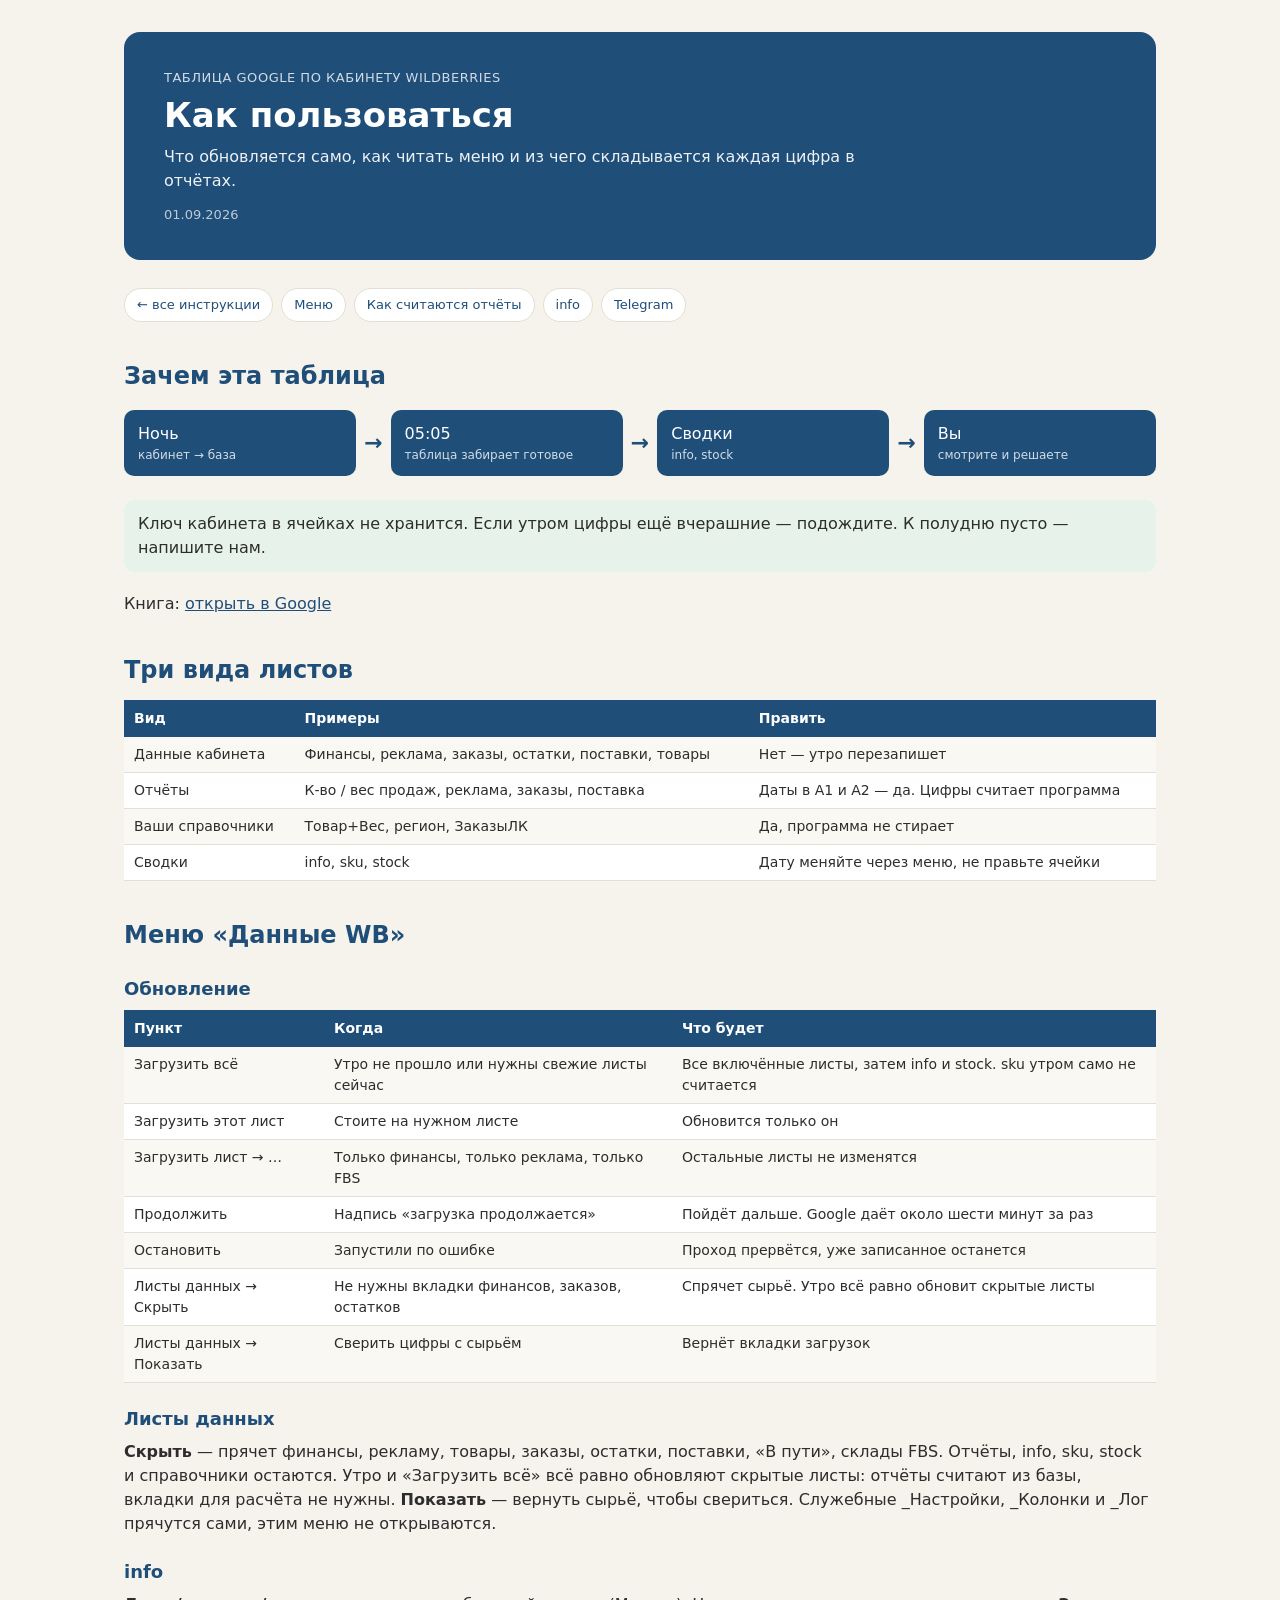
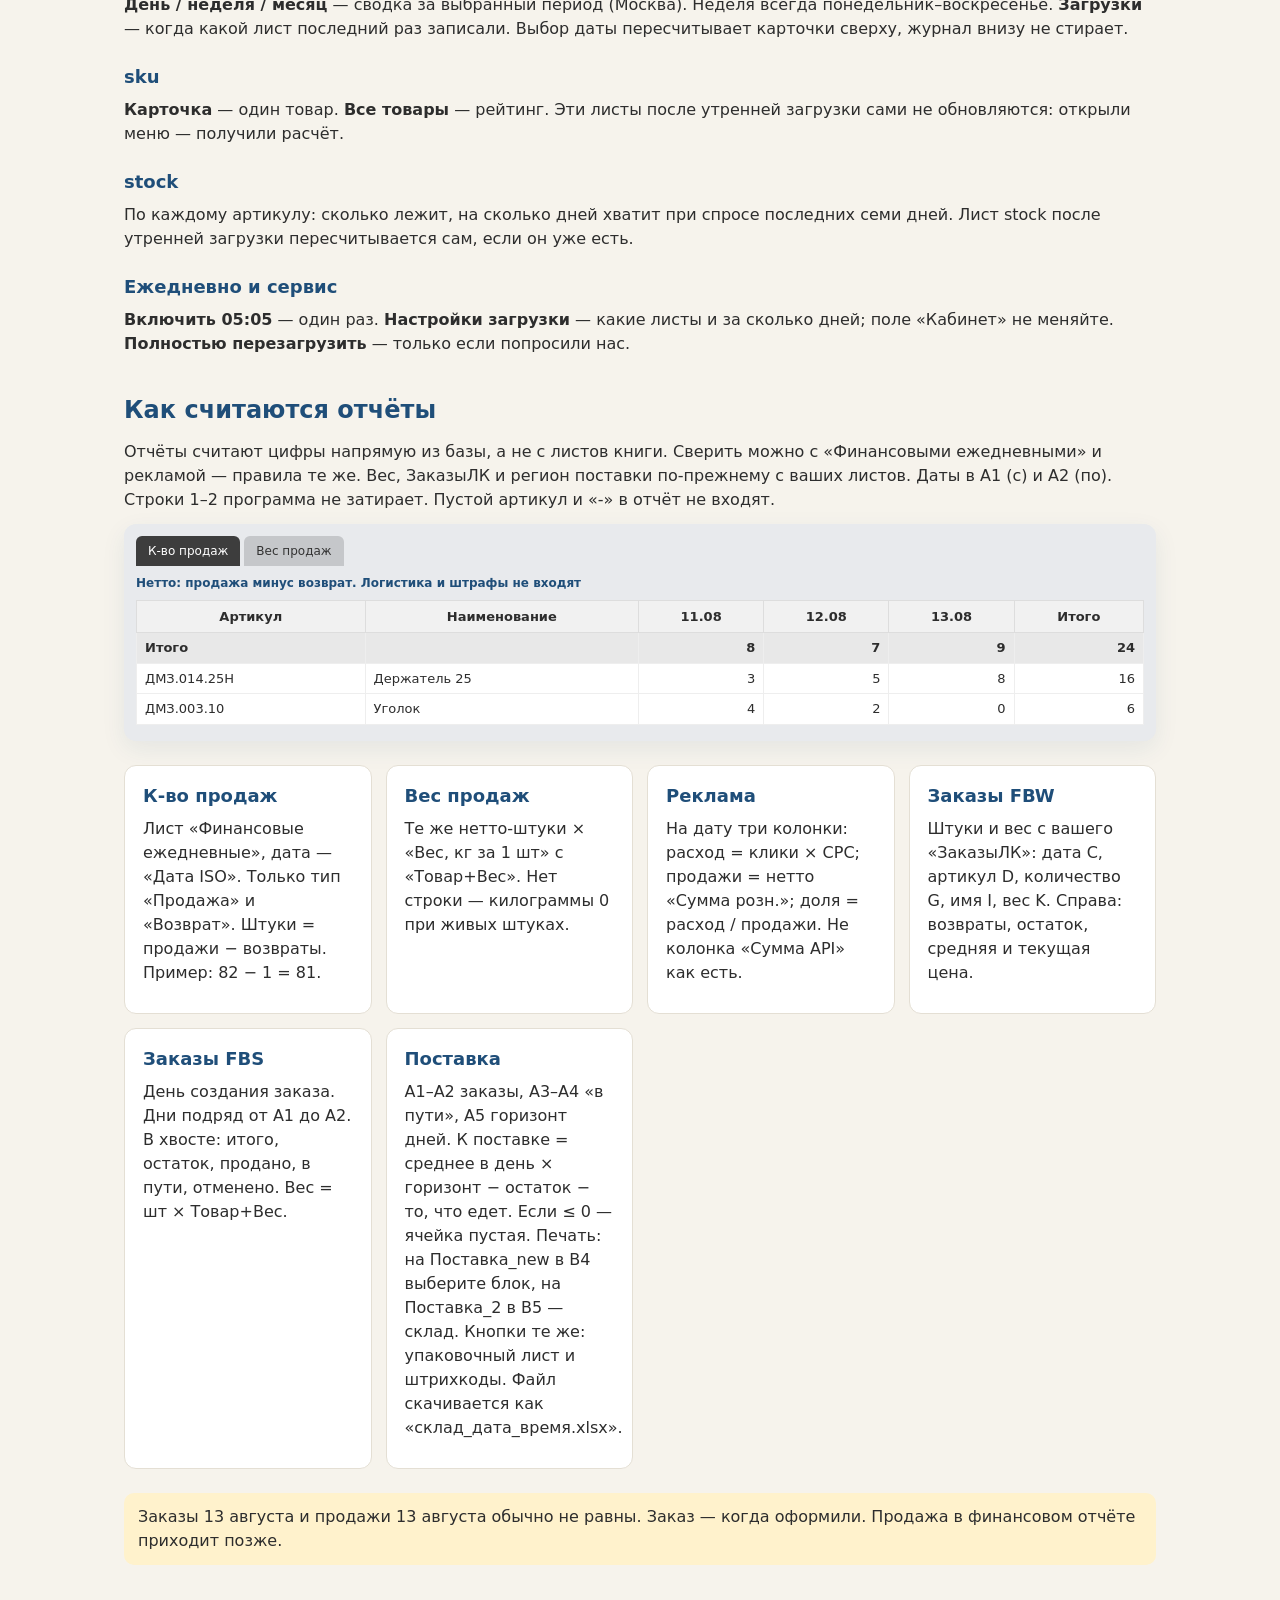
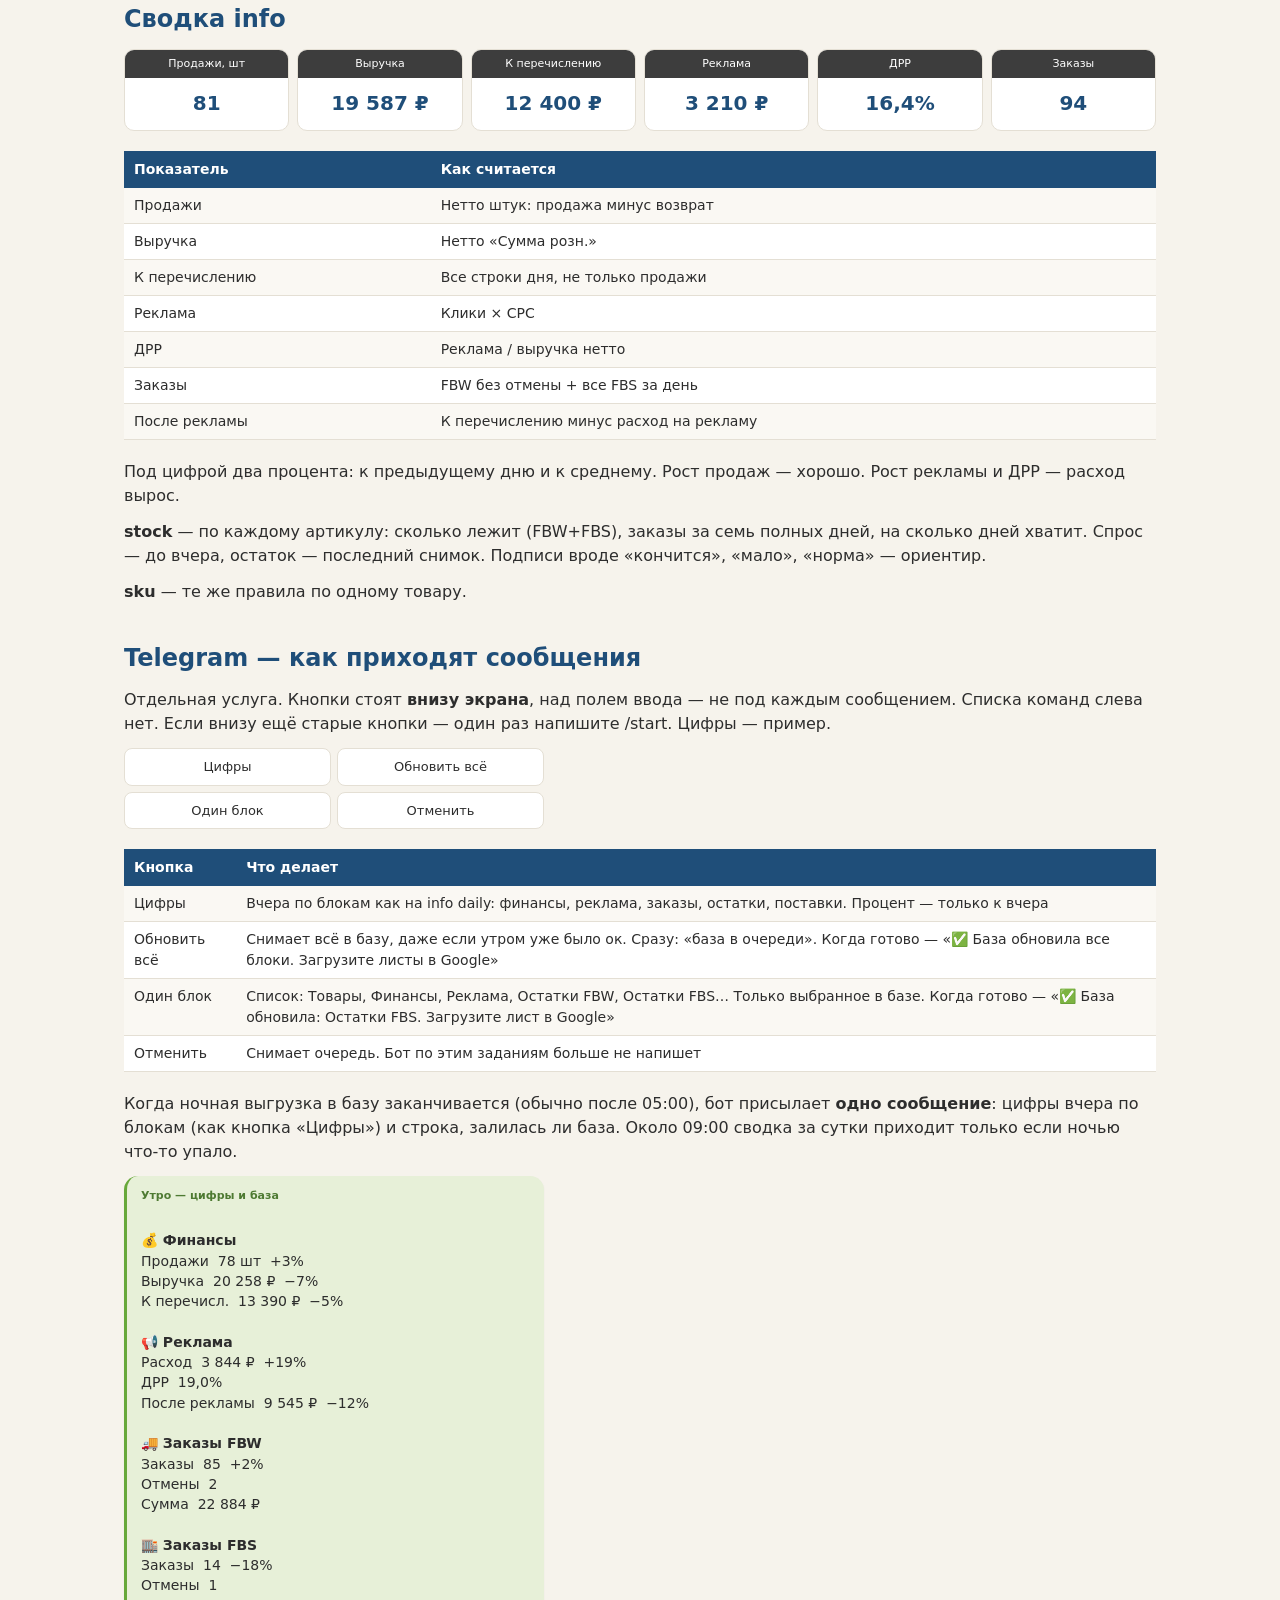
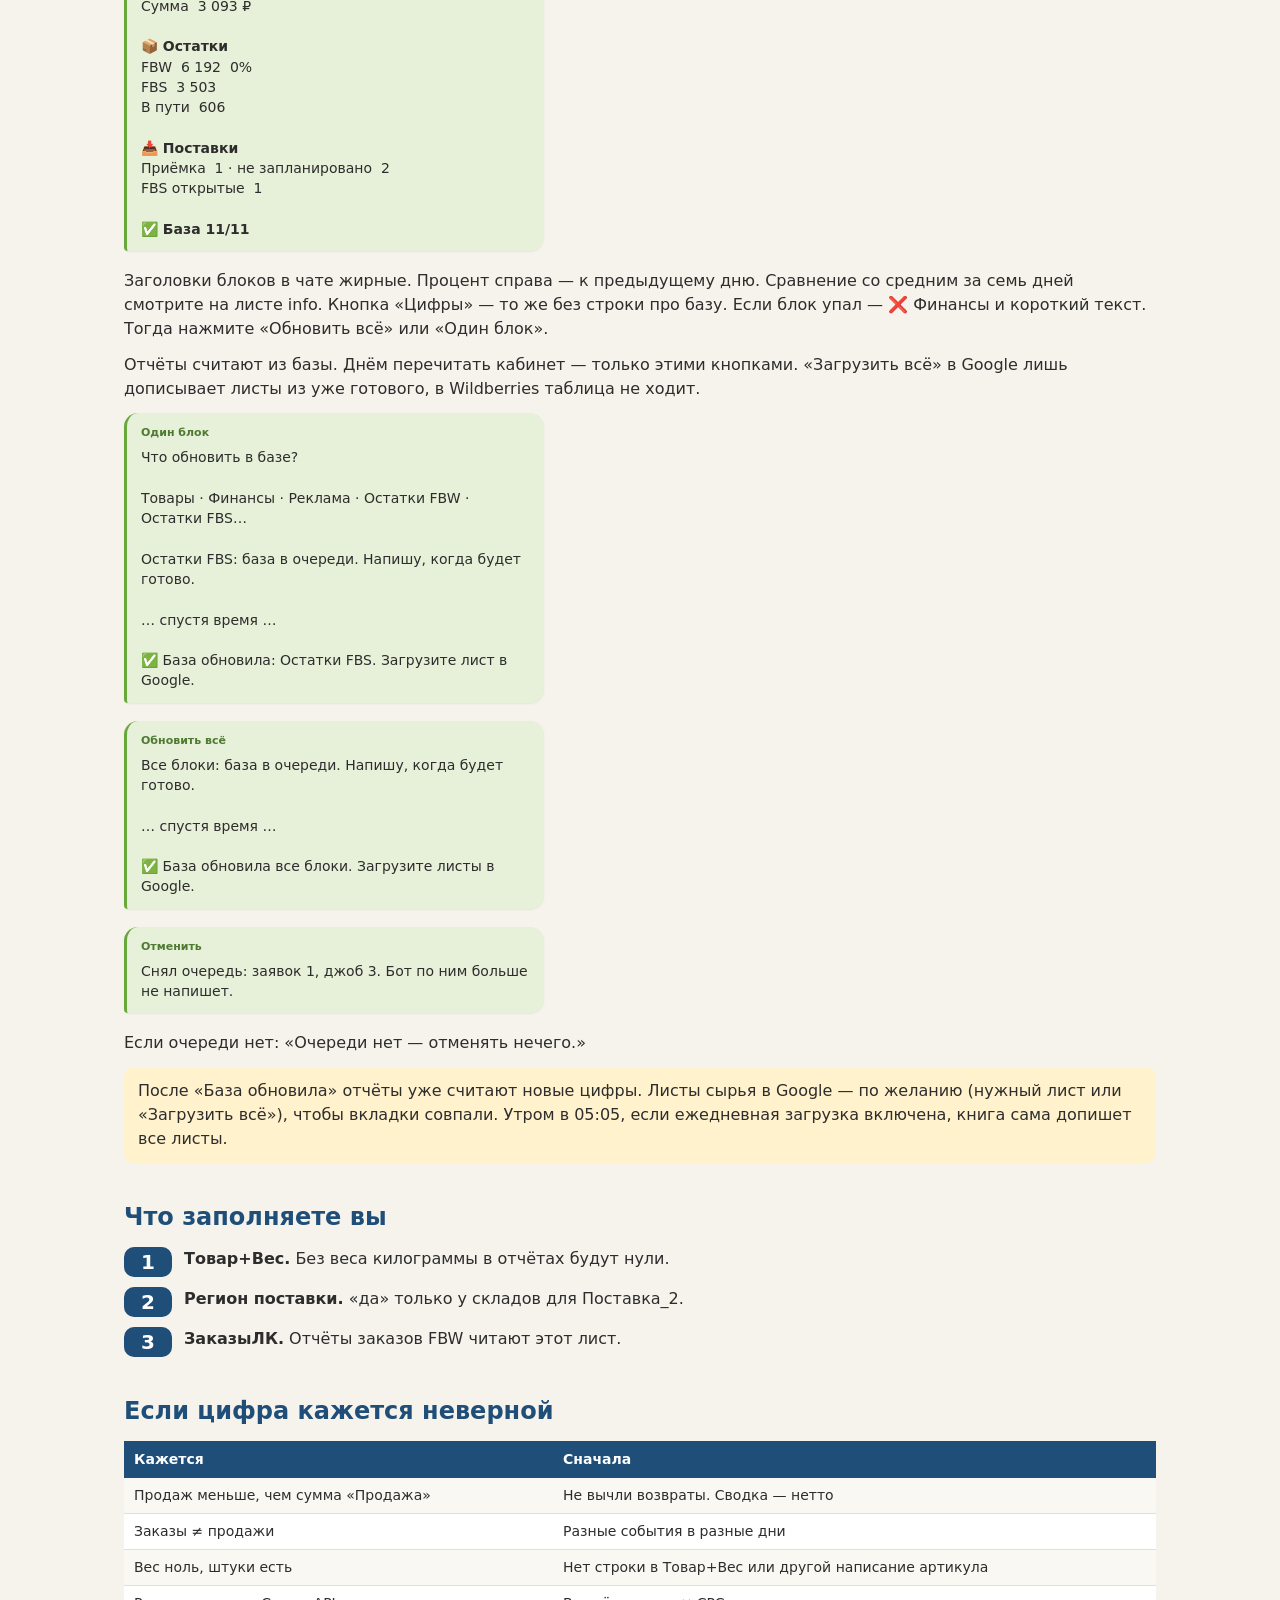
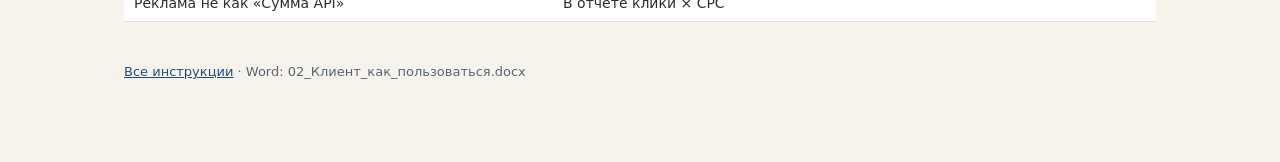
<file: docs/web/klient.html>
<!DOCTYPE html>
<html lang="ru">
<head>
  <meta charset="utf-8">
  <meta name="viewport" content="width=device-width, initial-scale=1">
  <title>Как пользоваться таблицей</title>
  <link rel="stylesheet" href="styles.css">
</head>
<body>
  <div class="wrap">
    <div class="hero">
      <div class="kicker">Таблица Google по кабинету Wildberries</div>
      <h1>Как пользоваться</h1>
      <p>Что обновляется само, как читать меню и из чего складывается каждая цифра в отчётах.</p>
      <p class="doc-date">01.09.2026</p>
    </div>
    <nav class="toc">
      <a href="index.html">← все инструкции</a>
      <a href="#menu">Меню</a>
      <a href="#metrics">Как считаются отчёты</a>
      <a href="#info">info</a>
      <a href="#tg">Telegram</a>
    </nav>

    <h2>Зачем эта таблица</h2>
    <div class="flow">
      <div class="box">Ночь<small>кабинет → база</small></div>
      <div class="arrow">→</div>
      <div class="box">05:05<small>таблица забирает готовое</small></div>
      <div class="arrow">→</div>
      <div class="box">Сводки<small>info, stock</small></div>
      <div class="arrow">→</div>
      <div class="box">Вы<small>смотрите и решаете</small></div>
    </div>
    <div class="ok">Ключ кабинета в ячейках не хранится. Если утром цифры ещё вчерашние — подождите. К полудню пусто — напишите нам.</div>
    <p>Книга: <a href="https://docs.google.com/spreadsheets/d/1mAITdQLjCDNJPQ_I531MCXSQEhwpImA7TsyrlnmDJbQ/edit?usp=sharing">открыть в Google</a></p>

    <h2>Три вида листов</h2>
    <table class="data">
      <tr><th>Вид</th><th>Примеры</th><th>Править</th></tr>
      <tr><td>Данные кабинета</td><td>Финансы, реклама, заказы, остатки, поставки, товары</td><td>Нет — утро перезапишет</td></tr>
      <tr><td>Отчёты</td><td>К-во / вес продаж, реклама, заказы, поставка</td><td>Даты в A1 и A2 — да. Цифры считает программа</td></tr>
      <tr><td>Ваши справочники</td><td>Товар+Вес, регион, ЗаказыЛК</td><td>Да, программа не стирает</td></tr>
      <tr><td>Сводки</td><td>info, sku, stock</td><td>Дату меняйте через меню, не правьте ячейки</td></tr>
    </table>

    <h2 id="menu">Меню «Данные WB»</h2>
    <h3>Обновление</h3>
    <table class="data">
      <tr><th>Пункт</th><th>Когда</th><th>Что будет</th></tr>
      <tr><td>Загрузить всё</td><td>Утро не прошло или нужны свежие листы сейчас</td><td>Все включённые листы, затем info и stock. sku утром само не считается</td></tr>
      <tr><td>Загрузить этот лист</td><td>Стоите на нужном листе</td><td>Обновится только он</td></tr>
      <tr><td>Загрузить лист → …</td><td>Только финансы, только реклама, только FBS</td><td>Остальные листы не изменятся</td></tr>
      <tr><td>Продолжить</td><td>Надпись «загрузка продолжается»</td><td>Пойдёт дальше. Google даёт около шести минут за раз</td></tr>
      <tr><td>Остановить</td><td>Запустили по ошибке</td><td>Проход прервётся, уже записанное останется</td></tr>
      <tr><td>Листы данных → Скрыть</td><td>Не нужны вкладки финансов, заказов, остатков</td><td>Спрячет сырьё. Утро всё равно обновит скрытые листы</td></tr>
      <tr><td>Листы данных → Показать</td><td>Сверить цифры с сырьём</td><td>Вернёт вкладки загрузок</td></tr>
    </table>
    <h3>Листы данных</h3>
    <p><strong>Скрыть</strong> — прячет финансы, рекламу, товары, заказы, остатки, поставки, «В пути», склады FBS. Отчёты, info, sku, stock и справочники остаются. Утро и «Загрузить всё» всё равно обновляют скрытые листы: отчёты считают из базы, вкладки для расчёта не нужны. <strong>Показать</strong> — вернуть сырьё, чтобы свериться. Служебные _Настройки, _Колонки и _Лог прячутся сами, этим меню не открываются.</p>
    <h3>info</h3>
    <p><strong>День / неделя / месяц</strong> — сводка за выбранный период (Москва). Неделя всегда понедельник–воскресенье. <strong>Загрузки</strong> — когда какой лист последний раз записали. Выбор даты пересчитывает карточки сверху, журнал внизу не стирает.</p>
    <h3>sku</h3>
    <p><strong>Карточка</strong> — один товар. <strong>Все товары</strong> — рейтинг. Эти листы после утренней загрузки сами не обновляются: открыли меню — получили расчёт.</p>
    <h3>stock</h3>
    <p>По каждому артикулу: сколько лежит, на сколько дней хватит при спросе последних семи дней. Лист stock после утренней загрузки пересчитывается сам, если он уже есть.</p>
    <h3>Ежедневно и сервис</h3>
    <p><strong>Включить 05:05</strong> — один раз. <strong>Настройки загрузки</strong> — какие листы и за сколько дней; поле «Кабинет» не меняйте. <strong>Полностью перезагрузить</strong> — только если попросили нас.</p>

    <h2 id="metrics">Как считаются отчёты</h2>
    <p>Отчёты считают цифры напрямую из базы, а не с листов книги. Сверить можно с «Финансовыми ежедневными» и рекламой — правила те же. Вес, ЗаказыЛК и регион поставки по-прежнему с ваших листов. Даты в A1 (с) и A2 (по). Строки 1–2 программа не затирает. Пустой артикул и «-» в отчёт не входят.</p>

    <div class="book">
      <div class="tabs"><div class="tab">К-во продаж</div><div class="tab dim">Вес продаж</div></div>
      <div class="meta">Нетто: продажа минус возврат. Логистика и штрафы не входят</div>
      <table class="sheet">
        <tr><th>Артикул</th><th>Наименование</th><th>11.08</th><th>12.08</th><th>13.08</th><th>Итого</th></tr>
        <tr class="tot"><td>Итого</td><td></td><td class="n">8</td><td class="n">7</td><td class="n">9</td><td class="n">24</td></tr>
        <tr><td>ДМЗ.014.25Н</td><td>Держатель 25</td><td class="n">3</td><td class="n">5</td><td class="n">8</td><td class="n">16</td></tr>
        <tr><td>ДМЗ.003.10</td><td>Уголок</td><td class="n">4</td><td class="n">2</td><td class="n">0</td><td class="n">6</td></tr>
      </table>
    </div>

    <div class="cards">
      <div class="card">
        <h3>К-во продаж</h3>
        <p>Лист «Финансовые ежедневные», дата — «Дата ISO». Только тип «Продажа» и «Возврат». Штуки = продажи − возвраты. Пример: 82 − 1 = 81.</p>
      </div>
      <div class="card">
        <h3>Вес продаж</h3>
        <p>Те же нетто-штуки × «Вес, кг за 1 шт» с «Товар+Вес». Нет строки — килограммы 0 при живых штуках.</p>
      </div>
      <div class="card">
        <h3>Реклама</h3>
        <p>На дату три колонки: расход = клики × CPC; продажи = нетто «Сумма розн.»; доля = расход / продажи. Не колонка «Сумма API» как есть.</p>
      </div>
      <div class="card">
        <h3>Заказы FBW</h3>
        <p>Штуки и вес с вашего «ЗаказыЛК»: дата C, артикул D, количество G, имя I, вес K. Справа: возвраты, остаток, средняя и текущая цена.</p>
      </div>
      <div class="card">
        <h3>Заказы FBS</h3>
        <p>День создания заказа. Дни подряд от A1 до A2. В хвосте: итого, остаток, продано, в пути, отменено. Вес = шт × Товар+Вес.</p>
      </div>
      <div class="card">
        <h3>Поставка</h3>
        <p>A1–A2 заказы, A3–A4 «в пути», A5 горизонт дней. К поставке = среднее в день × горизонт − остаток − то, что едет. Если ≤ 0 — ячейка пустая. Печать: на Поставка_new в B4 выберите блок, на Поставка_2 в B5 — склад. Кнопки те же: упаковочный лист и штрихкоды. Файл скачивается как «склад_дата_время.xlsx».</p>
      </div>
    </div>
    <div class="note">Заказы 13 августа и продажи 13 августа обычно не равны. Заказ — когда оформили. Продажа в финансовом отчёте приходит позже.</div>

    <h2 id="info">Сводка info</h2>
    <div class="kpis">
      <div class="kpi"><div class="l">Продажи, шт</div><div class="v">81</div></div>
      <div class="kpi"><div class="l">Выручка</div><div class="v">19 587 ₽</div></div>
      <div class="kpi"><div class="l">К перечислению</div><div class="v">12 400 ₽</div></div>
      <div class="kpi"><div class="l">Реклама</div><div class="v">3 210 ₽</div></div>
      <div class="kpi"><div class="l">ДРР</div><div class="v">16,4%</div></div>
      <div class="kpi"><div class="l">Заказы</div><div class="v">94</div></div>
    </div>
    <table class="data">
      <tr><th>Показатель</th><th>Как считается</th></tr>
      <tr><td>Продажи</td><td>Нетто штук: продажа минус возврат</td></tr>
      <tr><td>Выручка</td><td>Нетто «Сумма розн.»</td></tr>
      <tr><td>К перечислению</td><td>Все строки дня, не только продажи</td></tr>
      <tr><td>Реклама</td><td>Клики × CPC</td></tr>
      <tr><td>ДРР</td><td>Реклама / выручка нетто</td></tr>
      <tr><td>Заказы</td><td>FBW без отмены + все FBS за день</td></tr>
      <tr><td>После рекламы</td><td>К перечислению минус расход на рекламу</td></tr>
    </table>
    <p>Под цифрой два процента: к предыдущему дню и к среднему. Рост продаж — хорошо. Рост рекламы и ДРР — расход вырос.</p>
    <p><strong>stock</strong> — по каждому артикулу: сколько лежит (FBW+FBS), заказы за семь полных дней, на сколько дней хватит. Спрос — до вчера, остаток — последний снимок. Подписи вроде «кончится», «мало», «норма» — ориентир.</p>
    <p><strong>sku</strong> — те же правила по одному товару.</p>

    <h2 id="tg">Telegram — как приходят сообщения</h2>
    <p>Отдельная услуга. Кнопки стоят <strong>внизу экрана</strong>, над полем ввода — не под каждым сообщением. Списка команд слева нет. Если внизу ещё старые кнопки — один раз напишите /start. Цифры — пример.</p>
    <div class="tg-keys">
      <span>Цифры</span><span>Обновить всё</span>
      <span>Один блок</span><span>Отменить</span>
    </div>
    <table class="data">
      <tr><th>Кнопка</th><th>Что делает</th></tr>
      <tr><td>Цифры</td><td>Вчера по блокам как на info daily: финансы, реклама, заказы, остатки, поставки. Процент — только к вчера</td></tr>
      <tr><td>Обновить всё</td><td>Снимает всё в базу, даже если утром уже было ок. Сразу: «база в очереди». Когда готово — «✅ База обновила все блоки. Загрузите листы в Google»</td></tr>
      <tr><td>Один блок</td><td>Список: Товары, Финансы, Реклама, Остатки FBW, Остатки FBS… Только выбранное в базе. Когда готово — «✅ База обновила: Остатки FBS. Загрузите лист в Google»</td></tr>
      <tr><td>Отменить</td><td>Снимает очередь. Бот по этим заданиям больше не напишет</td></tr>
    </table>
    <p>Когда ночная выгрузка в базу заканчивается (обычно после 05:00), бот присылает <strong>одно сообщение</strong>: цифры вчера по блокам (как кнопка «Цифры») и строка, залилась ли база. Около 09:00 сводка за сутки приходит только если ночью что-то упало.</p>
    <div class="tg"><div class="who">Утро — цифры и база</div>
<strong>💰 Финансы</strong>
Продажи  78 шт  +3%
Выручка  20 258 ₽  −7%
К перечисл.  13 390 ₽  −5%

<strong>📢 Реклама</strong>
Расход  3 844 ₽  +19%
ДРР  19,0%
После рекламы  9 545 ₽  −12%

<strong>🚚 Заказы FBW</strong>
Заказы  85  +2%
Отмены  2
Сумма  22 884 ₽

<strong>🏬 Заказы FBS</strong>
Заказы  14  −18%
Отмены  1
Сумма  3 093 ₽

<strong>📦 Остатки</strong>
FBW  6 192  0%
FBS  3 503
В пути  606

<strong>📥 Поставки</strong>
Приёмка  1 · не запланировано  2
FBS открытые  1

<strong>✅ База 11/11</strong></div>
    <p>Заголовки блоков в чате жирные. Процент справа — к предыдущему дню. Сравнение со средним за семь дней смотрите на листе info. Кнопка «Цифры» — то же без строки про базу. Если блок упал — ❌ Финансы и короткий текст. Тогда нажмите «Обновить всё» или «Один блок».</p>
    <p>Отчёты считают из базы. Днём перечитать кабинет — только этими кнопками. «Загрузить всё» в Google лишь дописывает листы из уже готового, в Wildberries таблица не ходит.</p>
    <div class="tg"><div class="who">Один блок</div>Что обновить в базе?

Товары · Финансы · Реклама · Остатки FBW · Остатки FBS…

Остатки FBS: база в очереди. Напишу, когда будет готово.

… спустя время …

✅ База обновила: Остатки FBS. Загрузите лист в Google.</div>
    <div class="tg"><div class="who">Обновить всё</div>Все блоки: база в очереди. Напишу, когда будет готово.

… спустя время …

✅ База обновила все блоки. Загрузите листы в Google.</div>
    <div class="tg"><div class="who">Отменить</div>Снял очередь: заявок 1, джоб 3. Бот по ним больше не напишет.</div>
    <p>Если очереди нет: «Очереди нет — отменять нечего.»</p>
    <div class="note">После «База обновила» отчёты уже считают новые цифры. Листы сырья в Google — по желанию (нужный лист или «Загрузить всё»), чтобы вкладки совпали. Утром в 05:05, если ежедневная загрузка включена, книга сама допишет все листы.</div>

    <h2>Что заполняете вы</h2>
    <div class="step"><div class="num">1</div><div><strong>Товар+Вес.</strong> Без веса килограммы в отчётах будут нули.</div></div>
    <div class="step"><div class="num">2</div><div><strong>Регион поставки.</strong> «да» только у складов для Поставка_2.</div></div>
    <div class="step"><div class="num">3</div><div><strong>ЗаказыЛК.</strong> Отчёты заказов FBW читают этот лист.</div></div>

    <h2>Если цифра кажется неверной</h2>
    <table class="data">
      <tr><th>Кажется</th><th>Сначала</th></tr>
      <tr><td>Продаж меньше, чем сумма «Продажа»</td><td>Не вычли возвраты. Сводка — нетто</td></tr>
      <tr><td>Заказы ≠ продажи</td><td>Разные события в разные дни</td></tr>
      <tr><td>Вес ноль, штуки есть</td><td>Нет строки в Товар+Вес или другой написание артикула</td></tr>
      <tr><td>Реклама не как «Сумма API»</td><td>В отчёте клики × CPC</td></tr>
    </table>
    <footer><a href="index.html">Все инструкции</a> · Word: 02_Клиент_как_пользоваться.docx</footer>
  </div>
</body>
</html>
</file>
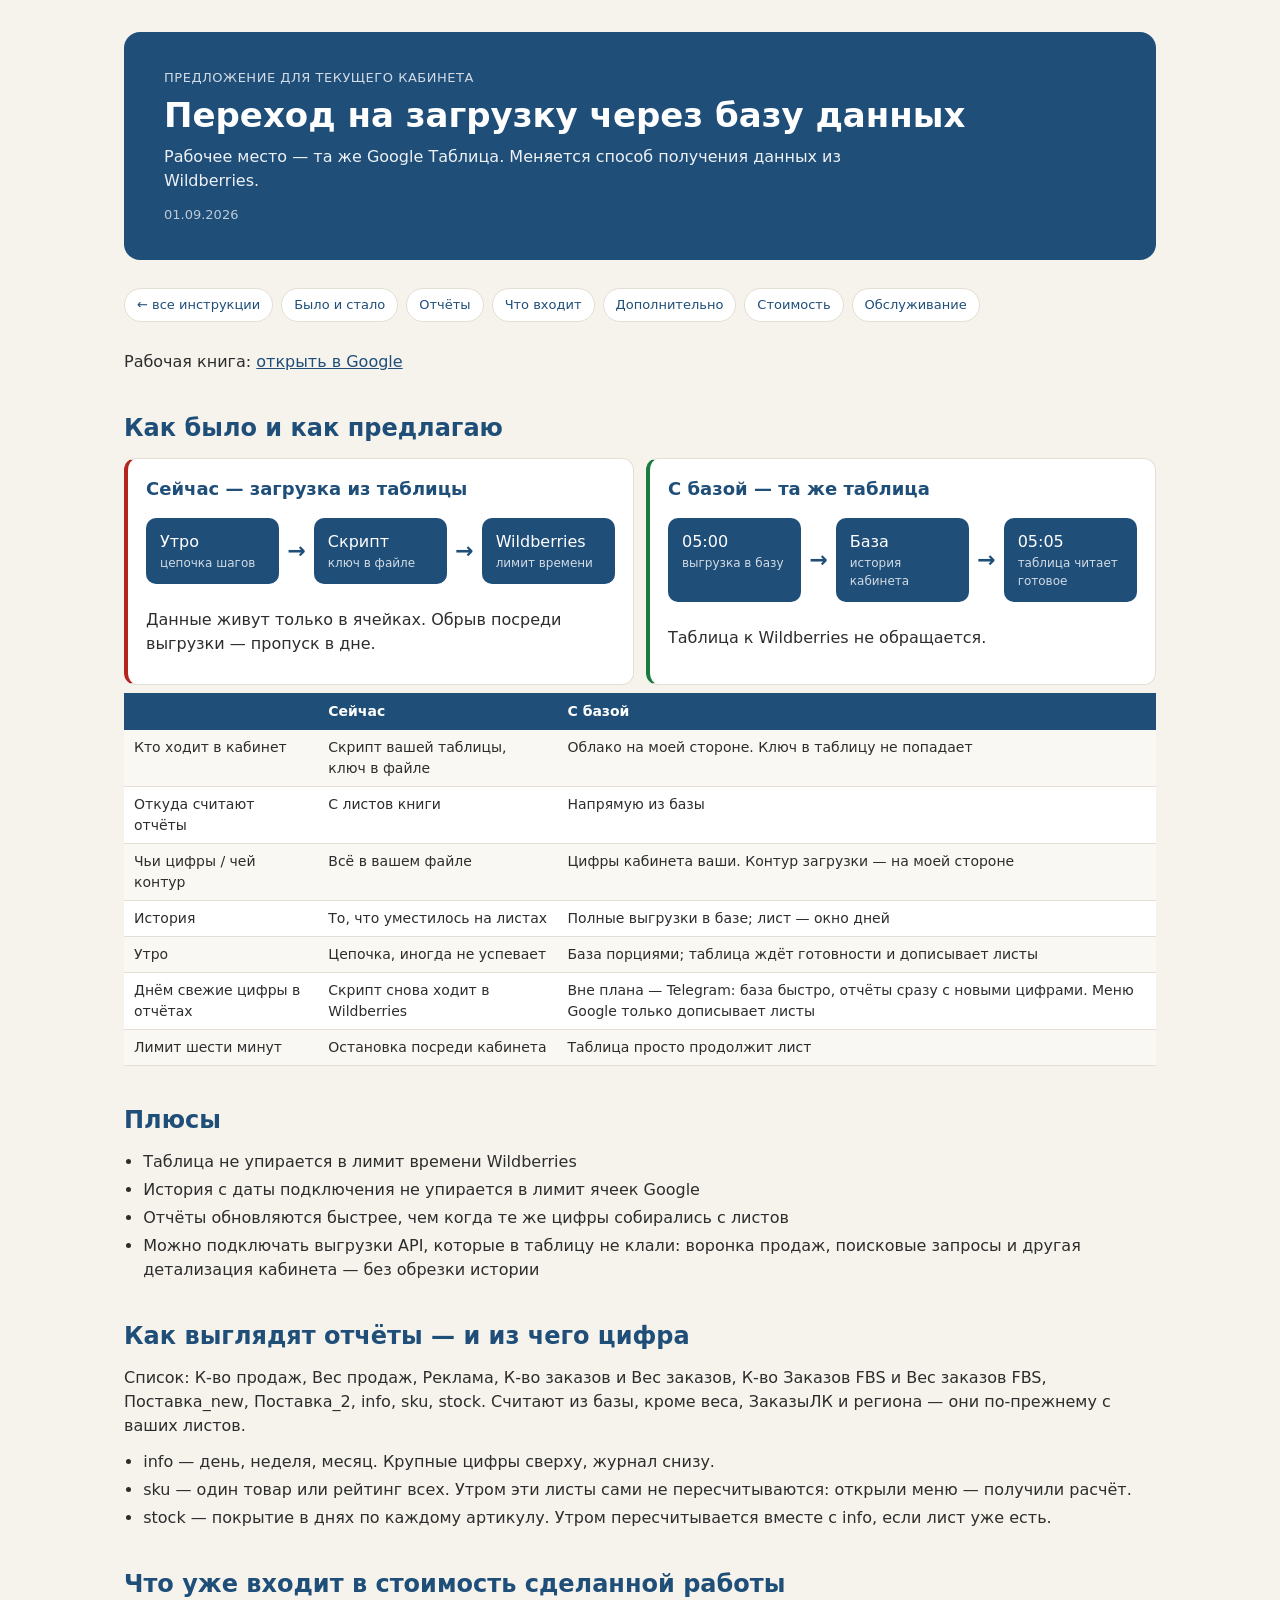
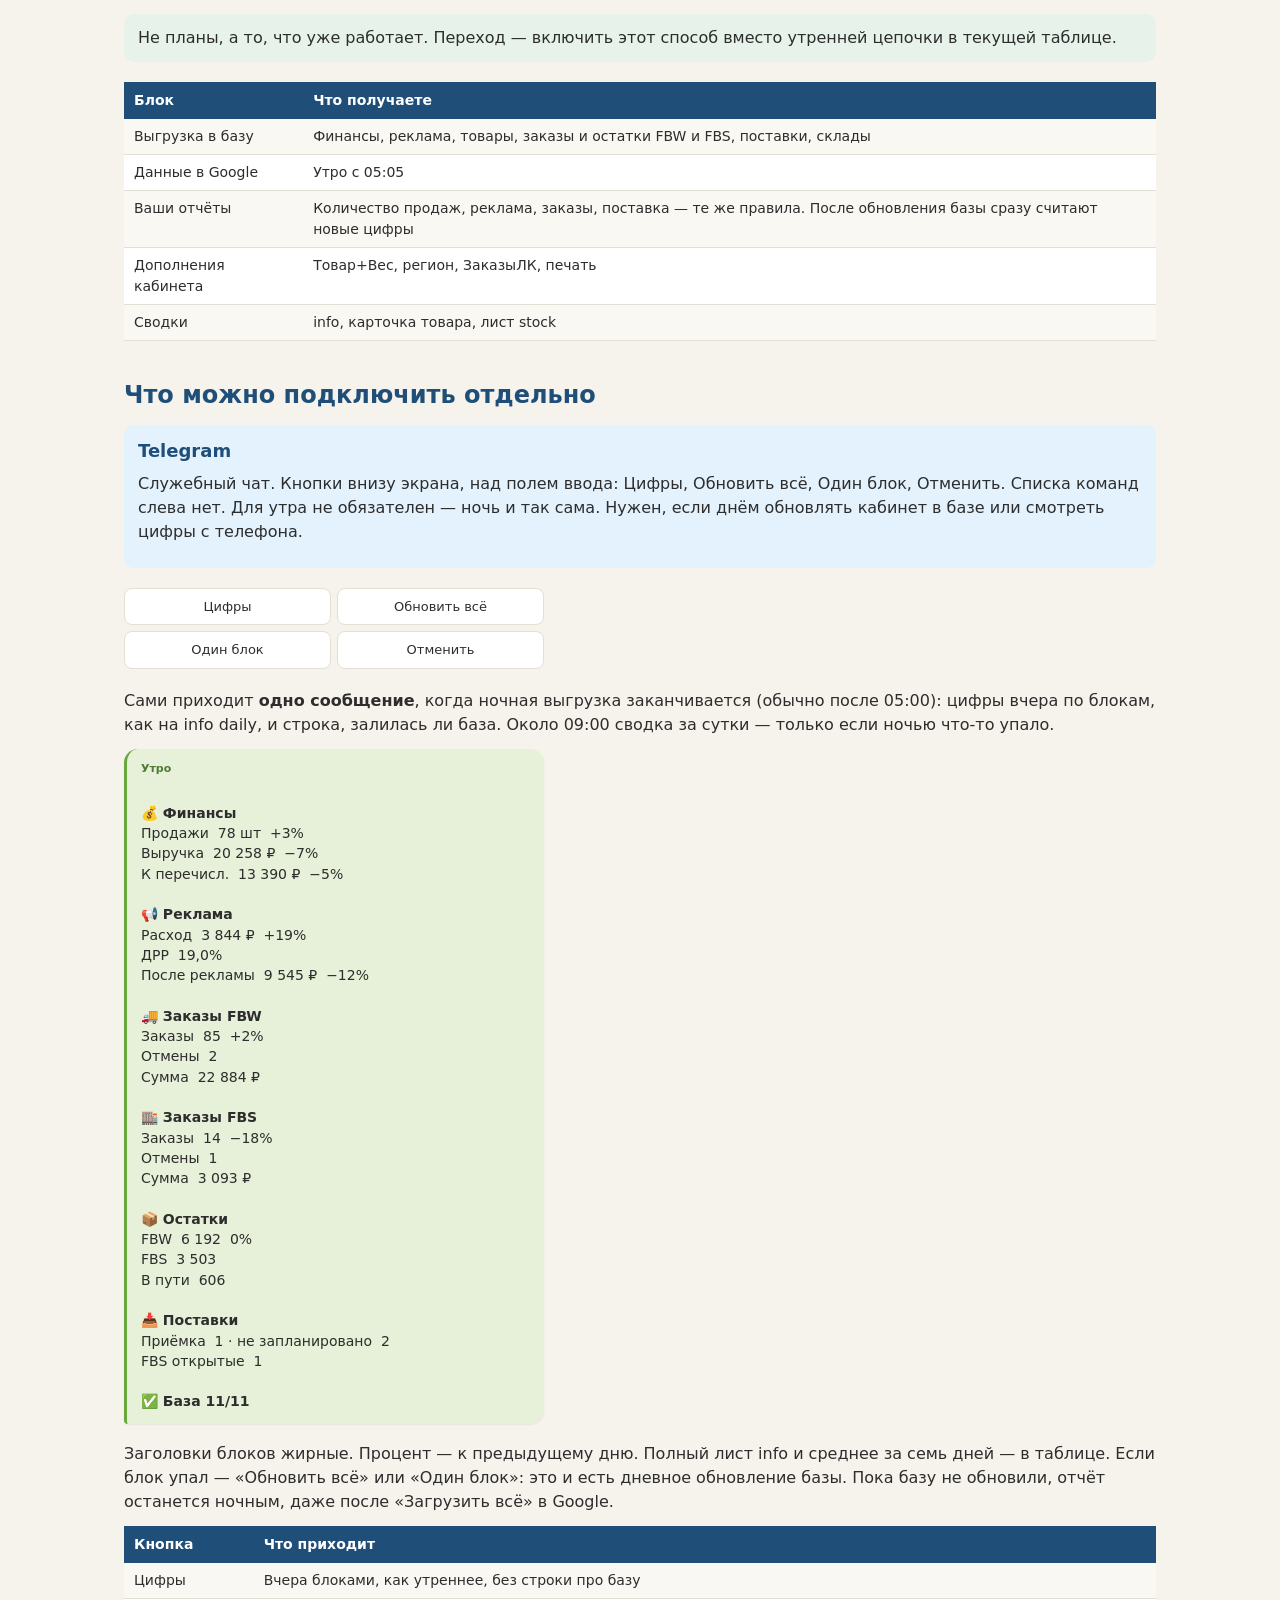
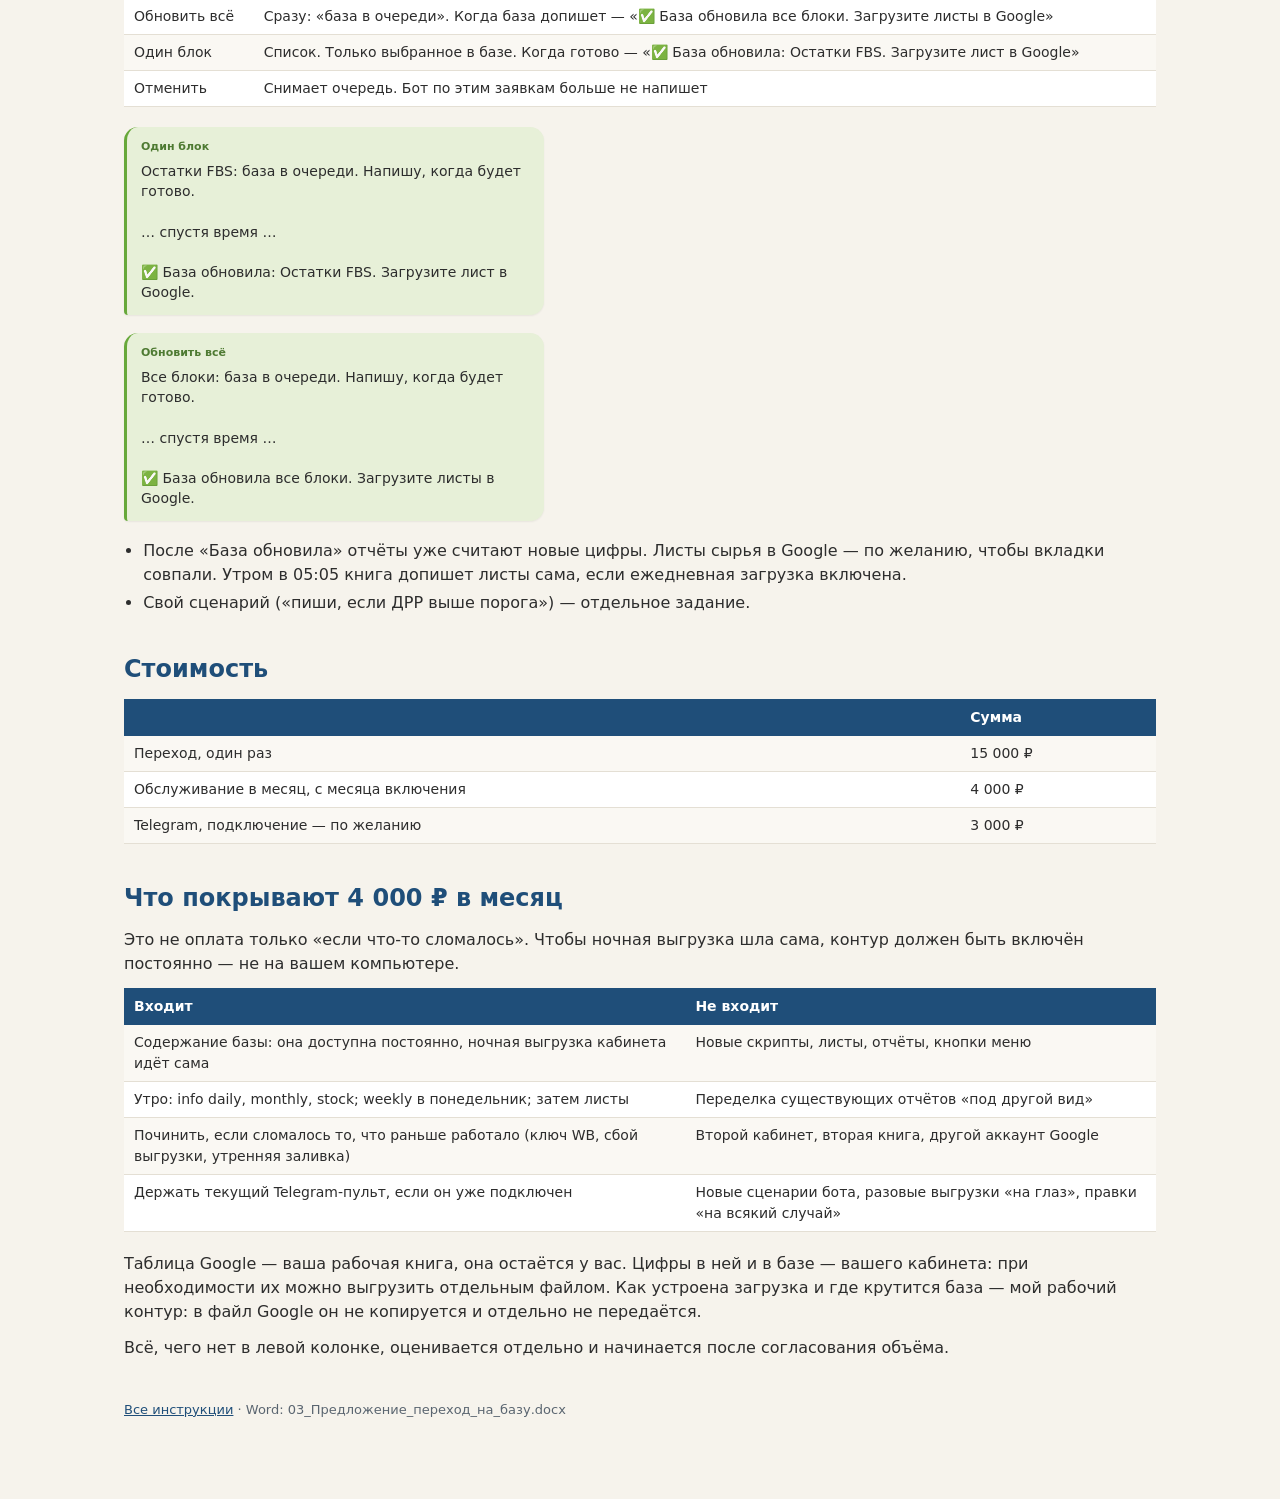
<file: docs/web/predlozhenie.html>
<!DOCTYPE html>
<html lang="ru">
<head>
  <meta charset="utf-8">
  <meta name="viewport" content="width=device-width, initial-scale=1">
  <title>Переход на загрузку через базу</title>
  <link rel="stylesheet" href="styles.css">
</head>
<body>
  <div class="wrap">
    <div class="hero">
      <div class="kicker">Предложение для текущего кабинета</div>
      <h1>Переход на загрузку через базу данных</h1>
      <p>Рабочее место — та же Google Таблица. Меняется способ получения данных из Wildberries.</p>
      <p class="doc-date">01.09.2026</p>
    </div>
    <nav class="toc">
      <a href="index.html">← все инструкции</a>
      <a href="#diff">Было и стало</a>
      <a href="#book">Отчёты</a>
      <a href="#price">Что входит</a>
      <a href="#extra">Дополнительно</a>
      <a href="#cost">Стоимость</a>
      <a href="#support">Обслуживание</a>
    </nav>
    <p>Рабочая книга: <a href="https://docs.google.com/spreadsheets/d/1mAITdQLjCDNJPQ_I531MCXSQEhwpImA7TsyrlnmDJbQ/edit?usp=sharing">открыть в Google</a></p>

    <h2 id="diff">Как было и как предлагаю</h2>
    <div class="cmp">
      <div class="card minus">
        <h3>Сейчас — загрузка из таблицы</h3>
        <div class="flow">
          <div class="box">Утро<small>цепочка шагов</small></div>
          <div class="arrow">→</div>
          <div class="box">Скрипт<small>ключ в файле</small></div>
          <div class="arrow">→</div>
          <div class="box">Wildberries<small>лимит времени</small></div>
        </div>
        <p>Данные живут только в ячейках. Обрыв посреди выгрузки — пропуск в дне.</p>
      </div>
      <div class="card plus">
        <h3>С базой — та же таблица</h3>
        <div class="flow">
          <div class="box">05:00<small>выгрузка в базу</small></div>
          <div class="arrow">→</div>
          <div class="box">База<small>история кабинета</small></div>
          <div class="arrow">→</div>
          <div class="box">05:05<small>таблица читает готовое</small></div>
        </div>
        <p>Таблица к Wildberries не обращается.</p>
      </div>
    </div>
    <table class="data">
      <tr><th></th><th>Сейчас</th><th>С базой</th></tr>
      <tr><td>Кто ходит в кабинет</td><td>Скрипт вашей таблицы, ключ в файле</td><td>Облако на моей стороне. Ключ в таблицу не попадает</td></tr>
      <tr><td>Откуда считают отчёты</td><td>С листов книги</td><td>Напрямую из базы</td></tr>
      <tr><td>Чьи цифры / чей контур</td><td>Всё в вашем файле</td><td>Цифры кабинета ваши. Контур загрузки — на моей стороне</td></tr>
      <tr><td>История</td><td>То, что уместилось на листах</td><td>Полные выгрузки в базе; лист — окно дней</td></tr>
      <tr><td>Утро</td><td>Цепочка, иногда не успевает</td><td>База порциями; таблица ждёт готовности и дописывает листы</td></tr>
      <tr><td>Днём свежие цифры в отчётах</td><td>Скрипт снова ходит в Wildberries</td><td>Вне плана — Telegram: база быстро, отчёты сразу с новыми цифрами. Меню Google только дописывает листы</td></tr>
      <tr><td>Лимит шести минут</td><td>Остановка посреди кабинета</td><td>Таблица просто продолжит лист</td></tr>
    </table>

    <h2>Плюсы</h2>
    <ul>
      <li>Таблица не упирается в лимит времени Wildberries</li>
      <li>История с даты подключения не упирается в лимит ячеек Google</li>
      <li>Отчёты обновляются быстрее, чем когда те же цифры собирались с листов</li>
      <li>Можно подключать выгрузки API, которые в таблицу не клали: воронка продаж, поисковые запросы и другая детализация кабинета — без обрезки истории</li>
    </ul>

    <h2 id="book">Как выглядят отчёты — и из чего цифра</h2>
    <p>Список: К-во продаж, Вес продаж, Реклама, К-во заказов и Вес заказов, К-во Заказов FBS и Вес заказов FBS, Поставка_new, Поставка_2, info, sku, stock. Считают из базы, кроме веса, ЗаказыЛК и региона — они по-прежнему с ваших листов.</p>
    <ul>
      <li>info — день, неделя, месяц. Крупные цифры сверху, журнал снизу.</li>
      <li>sku — один товар или рейтинг всех. Утром эти листы сами не пересчитываются: открыли меню — получили расчёт.</li>
      <li>stock — покрытие в днях по каждому артикулу. Утром пересчитывается вместе с info, если лист уже есть.</li>
    </ul>

    <h2 id="price">Что уже входит в стоимость сделанной работы</h2>
    <div class="ok">Не планы, а то, что уже работает. Переход — включить этот способ вместо утренней цепочки в текущей таблице.</div>
    <table class="data">
      <tr><th>Блок</th><th>Что получаете</th></tr>
      <tr><td>Выгрузка в базу</td><td>Финансы, реклама, товары, заказы и остатки FBW и FBS, поставки, склады</td></tr>
      <tr><td>Данные в Google</td><td>Утро с 05:05</td></tr>
      <tr><td>Ваши отчёты</td><td>Количество продаж, реклама, заказы, поставка — те же правила. После обновления базы сразу считают новые цифры</td></tr>
      <tr><td>Дополнения кабинета</td><td>Товар+Вес, регион, ЗаказыЛК, печать</td></tr>
      <tr><td>Сводки</td><td>info, карточка товара, лист stock</td></tr>
    </table>

    <h2 id="extra">Что можно подключить отдельно</h2>
    <div class="extra">
      <h3 style="margin-top:0">Telegram</h3>
      <p>Служебный чат. Кнопки внизу экрана, над полем ввода: Цифры, Обновить всё, Один блок, Отменить. Списка команд слева нет. Для утра не обязателен — ночь и так сама. Нужен, если днём обновлять кабинет в базе или смотреть цифры с телефона.</p>
    </div>
    <div class="tg-keys">
      <span>Цифры</span><span>Обновить всё</span>
      <span>Один блок</span><span>Отменить</span>
    </div>
    <p>Сами приходит <strong>одно сообщение</strong>, когда ночная выгрузка заканчивается (обычно после 05:00): цифры вчера по блокам, как на info daily, и строка, залилась ли база. Около 09:00 сводка за сутки — только если ночью что-то упало.</p>
    <div class="tg"><div class="who">Утро</div>
<strong>💰 Финансы</strong>
Продажи  78 шт  +3%
Выручка  20 258 ₽  −7%
К перечисл.  13 390 ₽  −5%

<strong>📢 Реклама</strong>
Расход  3 844 ₽  +19%
ДРР  19,0%
После рекламы  9 545 ₽  −12%

<strong>🚚 Заказы FBW</strong>
Заказы  85  +2%
Отмены  2
Сумма  22 884 ₽

<strong>🏬 Заказы FBS</strong>
Заказы  14  −18%
Отмены  1
Сумма  3 093 ₽

<strong>📦 Остатки</strong>
FBW  6 192  0%
FBS  3 503
В пути  606

<strong>📥 Поставки</strong>
Приёмка  1 · не запланировано  2
FBS открытые  1

<strong>✅ База 11/11</strong></div>
    <p>Заголовки блоков жирные. Процент — к предыдущему дню. Полный лист info и среднее за семь дней — в таблице. Если блок упал — «Обновить всё» или «Один блок»: это и есть дневное обновление базы. Пока базу не обновили, отчёт останется ночным, даже после «Загрузить всё» в Google.</p>
    <table class="data">
      <tr><th>Кнопка</th><th>Что приходит</th></tr>
      <tr><td>Цифры</td><td>Вчера блоками, как утреннее, без строки про базу</td></tr>
      <tr><td>Обновить всё</td><td>Сразу: «база в очереди». Когда база допишет — «✅ База обновила все блоки. Загрузите листы в Google»</td></tr>
      <tr><td>Один блок</td><td>Список. Только выбранное в базе. Когда готово — «✅ База обновила: Остатки FBS. Загрузите лист в Google»</td></tr>
      <tr><td>Отменить</td><td>Снимает очередь. Бот по этим заявкам больше не напишет</td></tr>
    </table>
    <div class="tg"><div class="who">Один блок</div>Остатки FBS: база в очереди. Напишу, когда будет готово.

… спустя время …

✅ База обновила: Остатки FBS. Загрузите лист в Google.</div>
    <div class="tg"><div class="who">Обновить всё</div>Все блоки: база в очереди. Напишу, когда будет готово.

… спустя время …

✅ База обновила все блоки. Загрузите листы в Google.</div>
    <ul>
      <li>После «База обновила» отчёты уже считают новые цифры. Листы сырья в Google — по желанию, чтобы вкладки совпали. Утром в 05:05 книга допишет листы сама, если ежедневная загрузка включена.</li>
      <li>Свой сценарий («пиши, если ДРР выше порога») — отдельное задание.</li>
    </ul>

    <h2 id="cost">Стоимость</h2>
    <table class="data">
      <tr><th></th><th>Сумма</th></tr>
      <tr><td>Переход, один раз</td><td>15 000 ₽</td></tr>
      <tr><td>Обслуживание в месяц, с месяца включения</td><td>4 000 ₽</td></tr>
      <tr><td>Telegram, подключение — по желанию</td><td>3 000 ₽</td></tr>
    </table>

    <h2 id="support">Что покрывают 4 000 ₽ в месяц</h2>
    <p>Это не оплата только «если что-то сломалось». Чтобы ночная выгрузка шла сама, контур должен быть включён постоянно — не на вашем компьютере.</p>
    <table class="data">
      <tr><th>Входит</th><th>Не входит</th></tr>
      <tr>
        <td>Содержание базы: она доступна постоянно, ночная выгрузка кабинета идёт сама</td>
        <td>Новые скрипты, листы, отчёты, кнопки меню</td>
      </tr>
      <tr>
        <td>Утро: info daily, monthly, stock; weekly в понедельник; затем листы</td>
        <td>Переделка существующих отчётов «под другой вид»</td>
      </tr>
      <tr>
        <td>Починить, если сломалось то, что раньше работало (ключ WB, сбой выгрузки, утренняя заливка)</td>
        <td>Второй кабинет, вторая книга, другой аккаунт Google</td>
      </tr>
      <tr>
        <td>Держать текущий Telegram-пульт, если он уже подключен</td>
        <td>Новые сценарии бота, разовые выгрузки «на глаз», правки «на всякий случай»</td>
      </tr>
    </table>
    <p>Таблица Google — ваша рабочая книга, она остаётся у вас. Цифры в ней и в базе — вашего кабинета: при необходимости их можно выгрузить отдельным файлом. Как устроена загрузка и где крутится база — мой рабочий контур: в файл Google он не копируется и отдельно не передаётся.</p>
    <p>Всё, чего нет в левой колонке, оценивается отдельно и начинается после согласования объёма.</p>
    <footer><a href="index.html">Все инструкции</a> · Word: 03_Предложение_переход_на_базу.docx</footer>
  </div>
</body>
</html>
</file>
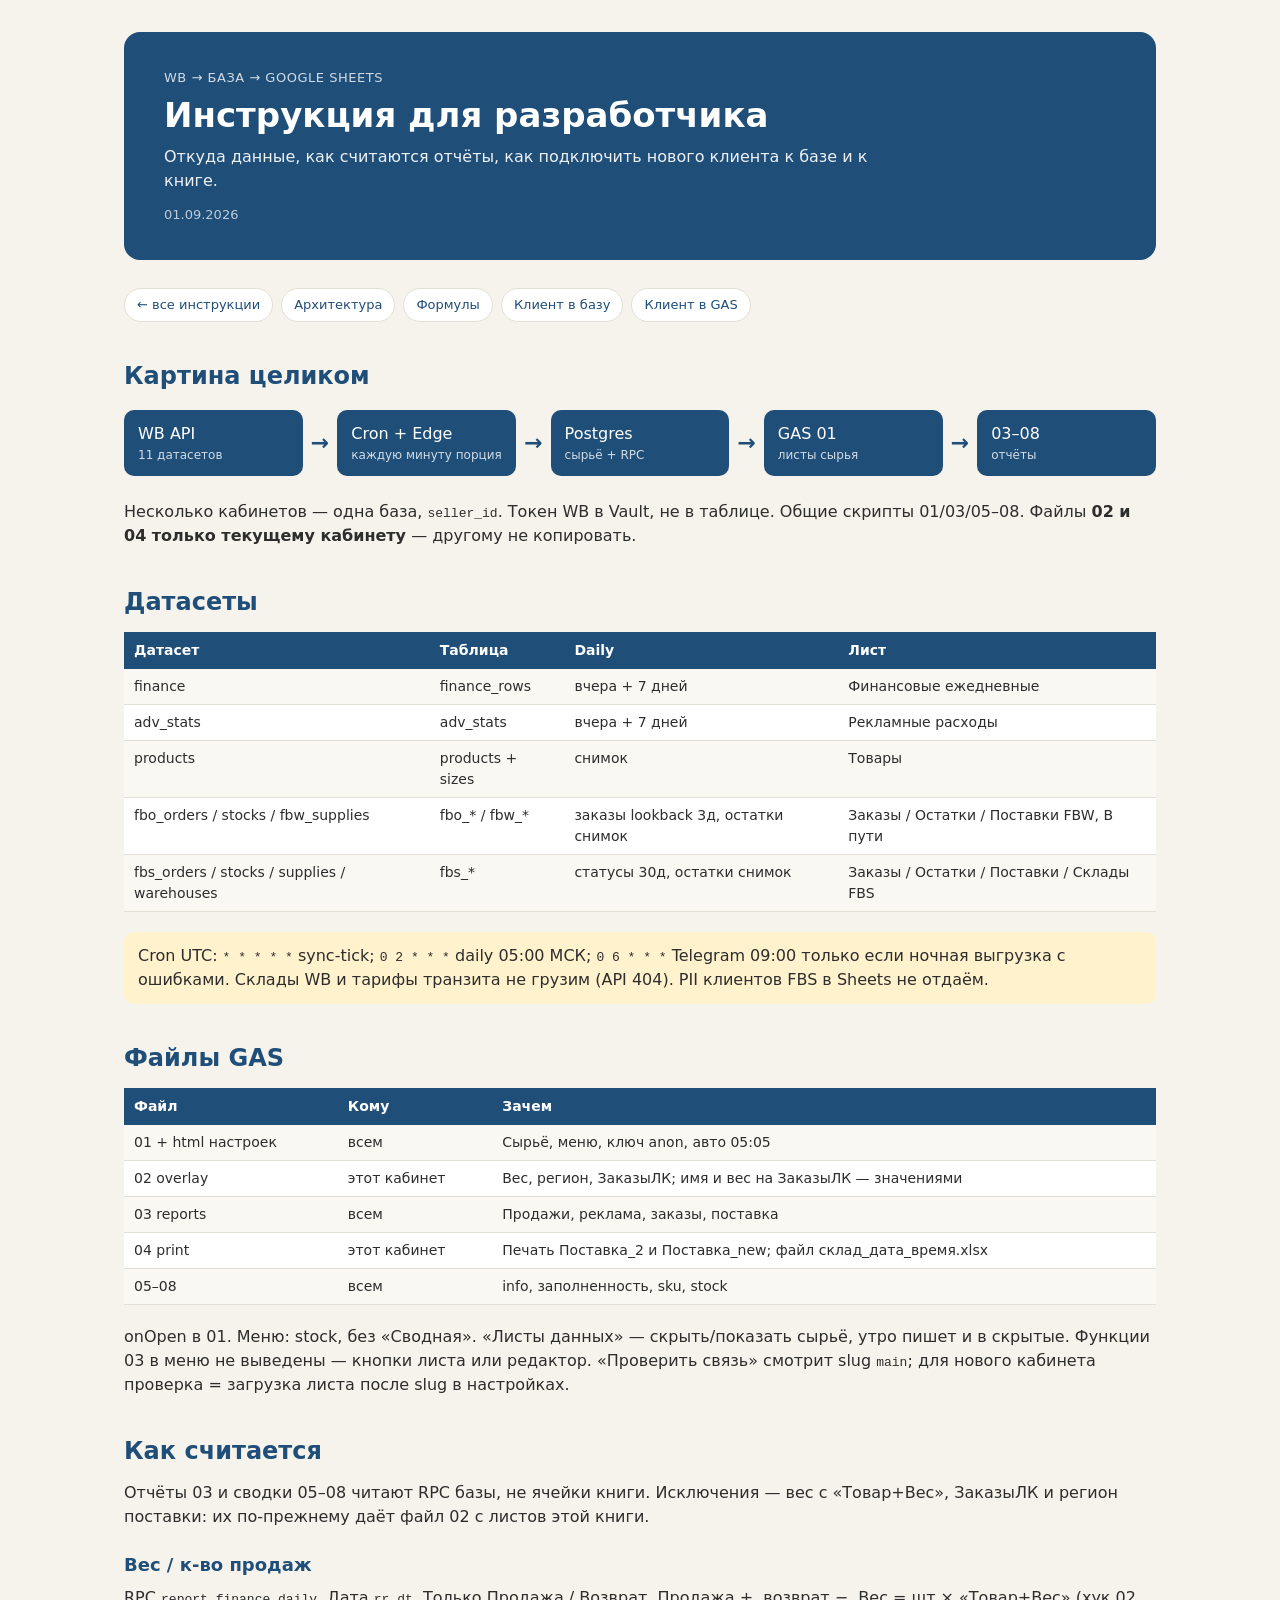
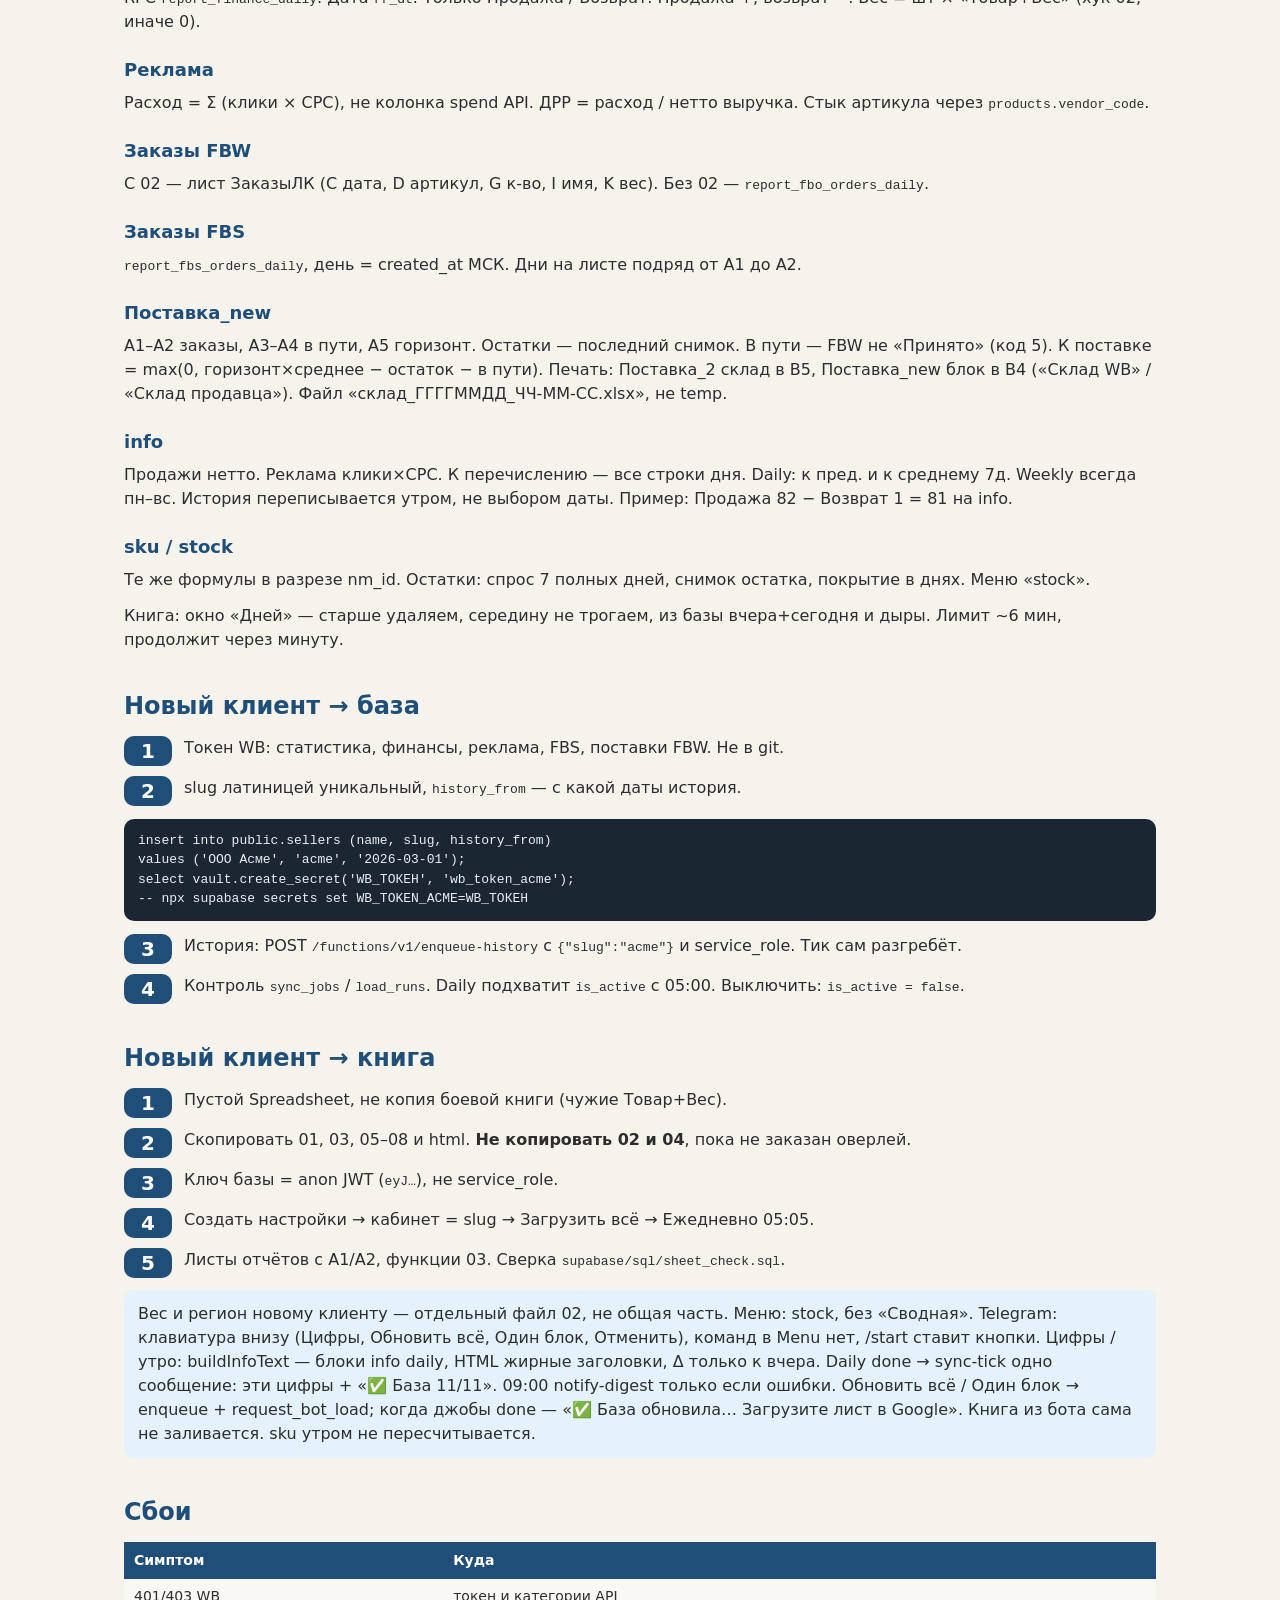
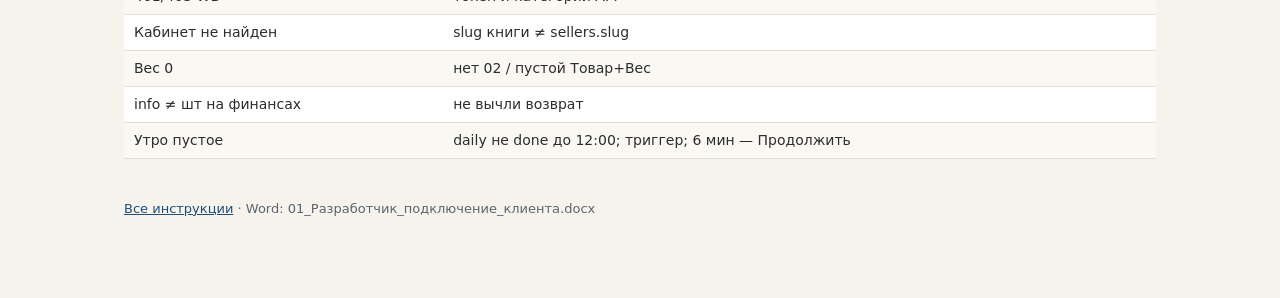
<file: docs/web/razrabotchik.html>
<!DOCTYPE html>
<html lang="ru">
<head>
  <meta charset="utf-8">
  <meta name="viewport" content="width=device-width, initial-scale=1">
  <title>Разработчик — база и GAS</title>
  <link rel="stylesheet" href="styles.css">
</head>
<body>
  <div class="wrap">
    <div class="hero">
      <div class="kicker">WB → база → Google Sheets</div>
      <h1>Инструкция для разработчика</h1>
      <p>Откуда данные, как считаются отчёты, как подключить нового клиента к базе и к книге.</p>
      <p class="doc-date">01.09.2026</p>
    </div>
    <nav class="toc">
      <a href="index.html">← все инструкции</a>
      <a href="#arch">Архитектура</a>
      <a href="#calc">Формулы</a>
      <a href="#db">Клиент в базу</a>
      <a href="#gas">Клиент в GAS</a>
    </nav>

    <h2 id="arch">Картина целиком</h2>
    <div class="flow">
      <div class="box">WB API<small>11 датасетов</small></div>
      <div class="arrow">→</div>
      <div class="box">Cron + Edge<small>каждую минуту порция</small></div>
      <div class="arrow">→</div>
      <div class="box">Postgres<small>сырьё + RPC</small></div>
      <div class="arrow">→</div>
      <div class="box">GAS 01<small>листы сырья</small></div>
      <div class="arrow">→</div>
      <div class="box">03–08<small>отчёты</small></div>
    </div>
    <p>Несколько кабинетов — одна база, <code>seller_id</code>. Токен WB в Vault, не в таблице. Общие скрипты 01/03/05–08. Файлы <strong>02 и 04 только текущему кабинету</strong> — другому не копировать.</p>

    <h2>Датасеты</h2>
    <table class="data">
      <tr><th>Датасет</th><th>Таблица</th><th>Daily</th><th>Лист</th></tr>
      <tr><td>finance</td><td>finance_rows</td><td>вчера + 7 дней</td><td>Финансовые ежедневные</td></tr>
      <tr><td>adv_stats</td><td>adv_stats</td><td>вчера + 7 дней</td><td>Рекламные расходы</td></tr>
      <tr><td>products</td><td>products + sizes</td><td>снимок</td><td>Товары</td></tr>
      <tr><td>fbo_orders / stocks / fbw_supplies</td><td>fbo_* / fbw_*</td><td>заказы lookback 3д, остатки снимок</td><td>Заказы / Остатки / Поставки FBW, В пути</td></tr>
      <tr><td>fbs_orders / stocks / supplies / warehouses</td><td>fbs_*</td><td>статусы 30д, остатки снимок</td><td>Заказы / Остатки / Поставки / Склады FBS</td></tr>
    </table>
    <div class="note">Cron UTC: <code>* * * * *</code> sync-tick; <code>0 2 * * *</code> daily 05:00 МСК; <code>0 6 * * *</code> Telegram 09:00 только если ночная выгрузка с ошибками. Склады WB и тарифы транзита не грузим (API 404). PII клиентов FBS в Sheets не отдаём.</div>

    <h2>Файлы GAS</h2>
    <table class="data">
      <tr><th>Файл</th><th>Кому</th><th>Зачем</th></tr>
      <tr><td>01 + html настроек</td><td>всем</td><td>Сырьё, меню, ключ anon, авто 05:05</td></tr>
      <tr><td>02 overlay</td><td>этот кабинет</td><td>Вес, регион, ЗаказыЛК; имя и вес на ЗаказыЛК — значениями</td></tr>
      <tr><td>03 reports</td><td>всем</td><td>Продажи, реклама, заказы, поставка</td></tr>
      <tr><td>04 print</td><td>этот кабинет</td><td>Печать Поставка_2 и Поставка_new; файл склад_дата_время.xlsx</td></tr>
      <tr><td>05–08</td><td>всем</td><td>info, заполненность, sku, stock</td></tr>
    </table>
    <p>onOpen в 01. Меню: stock, без «Сводная». «Листы данных» — скрыть/показать сырьё, утро пишет и в скрытые. Функции 03 в меню не выведены — кнопки листа или редактор. «Проверить связь» смотрит slug <code>main</code>; для нового кабинета проверка = загрузка листа после slug в настройках.</p>

    <h2 id="calc">Как считается</h2>
    <p>Отчёты 03 и сводки 05–08 читают RPC базы, не ячейки книги. Исключения — вес с «Товар+Вес», ЗаказыЛК и регион поставки: их по-прежнему даёт файл 02 с листов этой книги.</p>
    <h3>Вес / к-во продаж</h3>
    <p>RPC <code>report_finance_daily</code>. Дата <code>rr_dt</code>. Только Продажа / Возврат. Продажа +, возврат −. Вес = шт × «Товар+Вес» (хук 02, иначе 0).</p>
    <h3>Реклама</h3>
    <p>Расход = Σ (клики × CPC), не колонка spend API. ДРР = расход / нетто выручка. Стык артикула через <code>products.vendor_code</code>.</p>
    <h3>Заказы FBW</h3>
    <p>С 02 — лист ЗаказыЛК (C дата, D артикул, G к-во, I имя, K вес). Без 02 — <code>report_fbo_orders_daily</code>.</p>
    <h3>Заказы FBS</h3>
    <p><code>report_fbs_orders_daily</code>, день = created_at МСК. Дни на листе подряд от A1 до A2.</p>
    <h3>Поставка_new</h3>
    <p>A1–A2 заказы, A3–A4 в пути, A5 горизонт. Остатки — последний снимок. В пути — FBW не «Принято» (код 5). К поставке = max(0, горизонт×среднее − остаток − в пути). Печать: Поставка_2 склад в B5, Поставка_new блок в B4 («Склад WB» / «Склад продавца»). Файл «склад_ГГГГММДД_ЧЧ-ММ-СС.xlsx», не temp.</p>
    <h3>info</h3>
    <p>Продажи нетто. Реклама клики×CPC. К перечислению — все строки дня. Daily: к пред. и к среднему 7д. Weekly всегда пн–вс. История переписывается утром, не выбором даты. Пример: Продажа 82 − Возврат 1 = 81 на info.</p>
    <h3>sku / stock</h3>
    <p>Те же формулы в разрезе nm_id. Остатки: спрос 7 полных дней, снимок остатка, покрытие в днях. Меню «stock».</p>
    <p>Книга: окно «Дней» — старше удаляем, середину не трогаем, из базы вчера+сегодня и дыры. Лимит ~6 мин, продолжит через минуту.</p>

    <h2 id="db">Новый клиент → база</h2>
    <div class="step"><div class="num">1</div><div>Токен WB: статистика, финансы, реклама, FBS, поставки FBW. Не в git.</div></div>
    <div class="step"><div class="num">2</div><div>slug латиницей уникальный, <code>history_from</code> — с какой даты история.</div></div>
    <pre>insert into public.sellers (name, slug, history_from)
values ('ООО Асме', 'acme', '2026-03-01');
select vault.create_secret('WB_ТОКЕН', 'wb_token_acme');
-- npx supabase secrets set WB_TOKEN_ACME=WB_ТОКЕН</pre>
    <div class="step"><div class="num">3</div><div>История: POST <code>/functions/v1/enqueue-history</code> с <code>{"slug":"acme"}</code> и service_role. Тик сам разгребёт.</div></div>
    <div class="step"><div class="num">4</div><div>Контроль <code>sync_jobs</code> / <code>load_runs</code>. Daily подхватит <code>is_active</code> с 05:00. Выключить: <code>is_active = false</code>.</div></div>

    <h2 id="gas">Новый клиент → книга</h2>
    <div class="step"><div class="num">1</div><div>Пустой Spreadsheet, не копия боевой книги (чужие Товар+Вес).</div></div>
    <div class="step"><div class="num">2</div><div>Скопировать 01, 03, 05–08 и html. <strong>Не копировать 02 и 04</strong>, пока не заказан оверлей.</div></div>
    <div class="step"><div class="num">3</div><div>Ключ базы = anon JWT (<code>eyJ…</code>), не service_role.</div></div>
    <div class="step"><div class="num">4</div><div>Создать настройки → кабинет = slug → Загрузить всё → Ежедневно 05:05.</div></div>
    <div class="step"><div class="num">5</div><div>Листы отчётов с A1/A2, функции 03. Сверка <code>supabase/sql/sheet_check.sql</code>.</div></div>
    <div class="extra">Вес и регион новому клиенту — отдельный файл 02, не общая часть. Меню: stock, без «Сводная». Telegram: клавиатура внизу (Цифры, Обновить всё, Один блок, Отменить), команд в Menu нет, /start ставит кнопки. Цифры / утро: buildInfoText — блоки info daily, HTML жирные заголовки, Δ только к вчера. Daily done → sync-tick одно сообщение: эти цифры + «✅ База 11/11». 09:00 notify-digest только если ошибки. Обновить всё / Один блок → enqueue + request_bot_load; когда джобы done — «✅ База обновила… Загрузите лист в Google». Книга из бота сама не заливается. sku утром не пересчитывается.</div>

    <h2>Сбои</h2>
    <table class="data">
      <tr><th>Симптом</th><th>Куда</th></tr>
      <tr><td>401/403 WB</td><td>токен и категории API</td></tr>
      <tr><td>Кабинет не найден</td><td>slug книги ≠ sellers.slug</td></tr>
      <tr><td>Вес 0</td><td>нет 02 / пустой Товар+Вес</td></tr>
      <tr><td>info ≠ шт на финансах</td><td>не вычли возврат</td></tr>
      <tr><td>Утро пустое</td><td>daily не done до 12:00; триггер; 6 мин — Продолжить</td></tr>
    </table>
    <footer><a href="index.html">Все инструкции</a> · Word: 01_Разработчик_подключение_клиента.docx</footer>
  </div>
</body>
</html>
</file>
<file: docs/web/styles.css>
:root {
  --navy: #1f4e79;
  --ink: #2d2d2d;
  --muted: #5a6570;
  --paper: #f6f3ec;
  --card: #fff;
  --line: #e4dfd4;
  --ok: #1b7a3d;
  --ok-bg: #e7f3ea;
  --bad: #b3261e;
  --bad-bg: #f8e6e4;
  --note: #fff2cc;
  --extra: #e3f2fd;
  --sheet: #f1f1f1;
  --tab: #3d3d3d;
}
* { box-sizing: border-box; }
html { scroll-behavior: smooth; }
body {
  margin: 0;
  font: 16px/1.5 "Segoe UI", Calibri, system-ui, sans-serif;
  color: var(--ink);
  background: var(--paper);
}
a { color: var(--navy); }
.wrap { max-width: 1080px; margin: 0 auto; padding: 32px 24px 80px; }
.hero {
  background: var(--navy);
  color: #fff;
  border-radius: 16px;
  padding: 36px 40px;
  margin-bottom: 28px;
}
.hero .kicker { opacity: .8; font-size: 13px; letter-spacing: .04em; text-transform: uppercase; }
.hero h1 { margin: 8px 0 10px; font-size: 34px; line-height: 1.15; }
.hero p { margin: 0; opacity: .92; max-width: 46em; }
.hero .doc-date { margin-top: 12px; opacity: .7; font-size: 13px; }
nav.toc {
  display: flex; flex-wrap: wrap; gap: 8px;
  margin: 0 0 28px;
}
nav.toc a {
  background: #fff;
  border: 1px solid var(--line);
  border-radius: 999px;
  padding: 6px 12px;
  text-decoration: none;
  font-size: 13px;
}
h2 { color: var(--navy); margin: 36px 0 12px; font-size: 24px; }
h3 { color: var(--navy); margin: 22px 0 8px; font-size: 18px; }
p { margin: 0 0 12px; }
ul { margin: 0 0 16px; padding-left: 1.2em; }
li { margin: 4px 0; }
.flow {
  display: flex; flex-wrap: wrap; align-items: stretch; gap: 8px;
  margin: 16px 0 24px;
}
.flow .box {
  background: var(--navy); color: #fff;
  border-radius: 10px; padding: 12px 14px; min-width: 128px; flex: 1;
}
.flow .box small { display: block; opacity: .8; font-size: 12px; }
.flow .arrow { align-self: center; color: var(--navy); font-size: 22px; font-weight: 700; }
.cards { display: grid; grid-template-columns: repeat(auto-fit, minmax(240px, 1fr)); gap: 14px; margin: 16px 0 24px; }
.card {
  background: var(--card);
  border: 1px solid var(--line);
  border-radius: 12px;
  padding: 16px 18px;
}
.card h3 { margin-top: 0; }
.note, .ok, .extra, .bad {
  border-radius: 10px; padding: 12px 14px; margin: 12px 0 20px;
}
.note { background: var(--note); }
.ok { background: var(--ok-bg); }
.extra { background: var(--extra); }
.bad { background: var(--bad-bg); }
table.data {
  width: 100%; border-collapse: collapse; background: #fff;
  margin: 8px 0 20px; font-size: 14px;
}
table.data th { background: var(--navy); color: #fff; text-align: left; padding: 8px 10px; }
table.data td { border-bottom: 1px solid var(--line); padding: 7px 10px; vertical-align: top; }
table.data tr:nth-child(even) td { background: #faf8f3; }
.kpis { display: grid; grid-template-columns: repeat(6, 1fr); gap: 8px; margin: 12px 0 20px; }
@media (max-width: 800px) { .kpis { grid-template-columns: repeat(3, 1fr); } }
.kpi { background: #fff; border: 1px solid var(--line); border-radius: 10px; overflow: hidden; text-align: center; }
.kpi .l { background: var(--tab); color: #fff; font-size: 11px; padding: 6px; }
.kpi .v { font-size: 20px; font-weight: 700; color: var(--navy); padding: 10px 6px 12px; }
.book {
  background: #e8eaed;
  border-radius: 12px;
  padding: 12px 12px 16px;
  margin: 12px 0 24px;
  box-shadow: 0 8px 24px rgba(31,78,121,.08);
}
.book .tabs { display: flex; gap: 4px; margin-bottom: 8px; }
.book .tab {
  background: var(--tab); color: #fff;
  font-size: 12px; padding: 6px 12px; border-radius: 6px 6px 0 0;
}
.book .tab.dim { background: #c5c7ca; color: #333; }
.book .meta { font-size: 12px; color: var(--navy); font-weight: 600; margin: 0 0 8px; }
.sheet { width: 100%; border-collapse: collapse; background: #fff; font-size: 13px; }
.sheet th { background: var(--sheet); padding: 6px 8px; border: 1px solid #ddd; }
.sheet td { padding: 5px 8px; border: 1px solid #eee; }
.sheet tr.tot td { background: #e8e8e8; font-weight: 700; }
.sheet td.n { text-align: right; font-variant-numeric: tabular-nums; }
.step { display: grid; grid-template-columns: 48px 1fr; gap: 12px; margin: 10px 0; }
.num {
  background: var(--navy); color: #fff; border-radius: 10px;
  display: flex; align-items: center; justify-content: center;
  font-weight: 700; font-size: 20px;
}
.hub { display: grid; grid-template-columns: repeat(auto-fit, minmax(280px, 1fr)); gap: 16px; }
.hub a {
  display: block; background: #fff; border-radius: 14px; padding: 22px;
  text-decoration: none; color: inherit; border: 1px solid var(--line);
  min-height: 180px;
}
.hub a:hover { border-color: var(--navy); }
.hub .n { color: var(--navy); font-size: 13px; font-weight: 700; }
.hub h2 { margin: 6px 0 8px; font-size: 22px; }
footer { margin-top: 40px; color: var(--muted); font-size: 13px; }
code, pre {
  font-family: Consolas, "Cascadia Mono", monospace;
  font-size: 13px;
}
pre {
  background: #1b2633; color: #e8eef4;
  padding: 12px 14px; border-radius: 10px; overflow: auto;
}
.cmp { display: grid; grid-template-columns: 1fr 1fr; gap: 12px; }
@media (max-width: 700px) { .cmp { grid-template-columns: 1fr; } }
.plus { border-left: 4px solid var(--ok); }
.minus { border-left: 4px solid var(--bad); }
.tg {
  max-width: 420px;
  background: #e7f0d8;
  border-radius: 14px 14px 14px 4px;
  padding: 12px 14px;
  margin: 8px 0 18px;
  font-family: "Segoe UI", system-ui, sans-serif;
  font-size: 14px;
  line-height: 1.45;
  white-space: pre-wrap;
  box-shadow: 0 1px 2px rgba(0,0,0,.06);
  border-left: 3px solid #67a83a;
}
.tg .who {
  font-size: 11px;
  color: #4e7a32;
  font-weight: 700;
  margin-bottom: 6px;
}
.tg strong { font-weight: 700; }
.tg-keys {
  max-width: 420px;
  display: grid;
  grid-template-columns: 1fr 1fr;
  gap: 6px;
  margin: 8px 0 20px;
}
.tg-keys span {
  background: #fff;
  border: 1px solid var(--line);
  border-radius: 8px;
  padding: 8px 10px;
  text-align: center;
  font-size: 13px;
}
</file>
